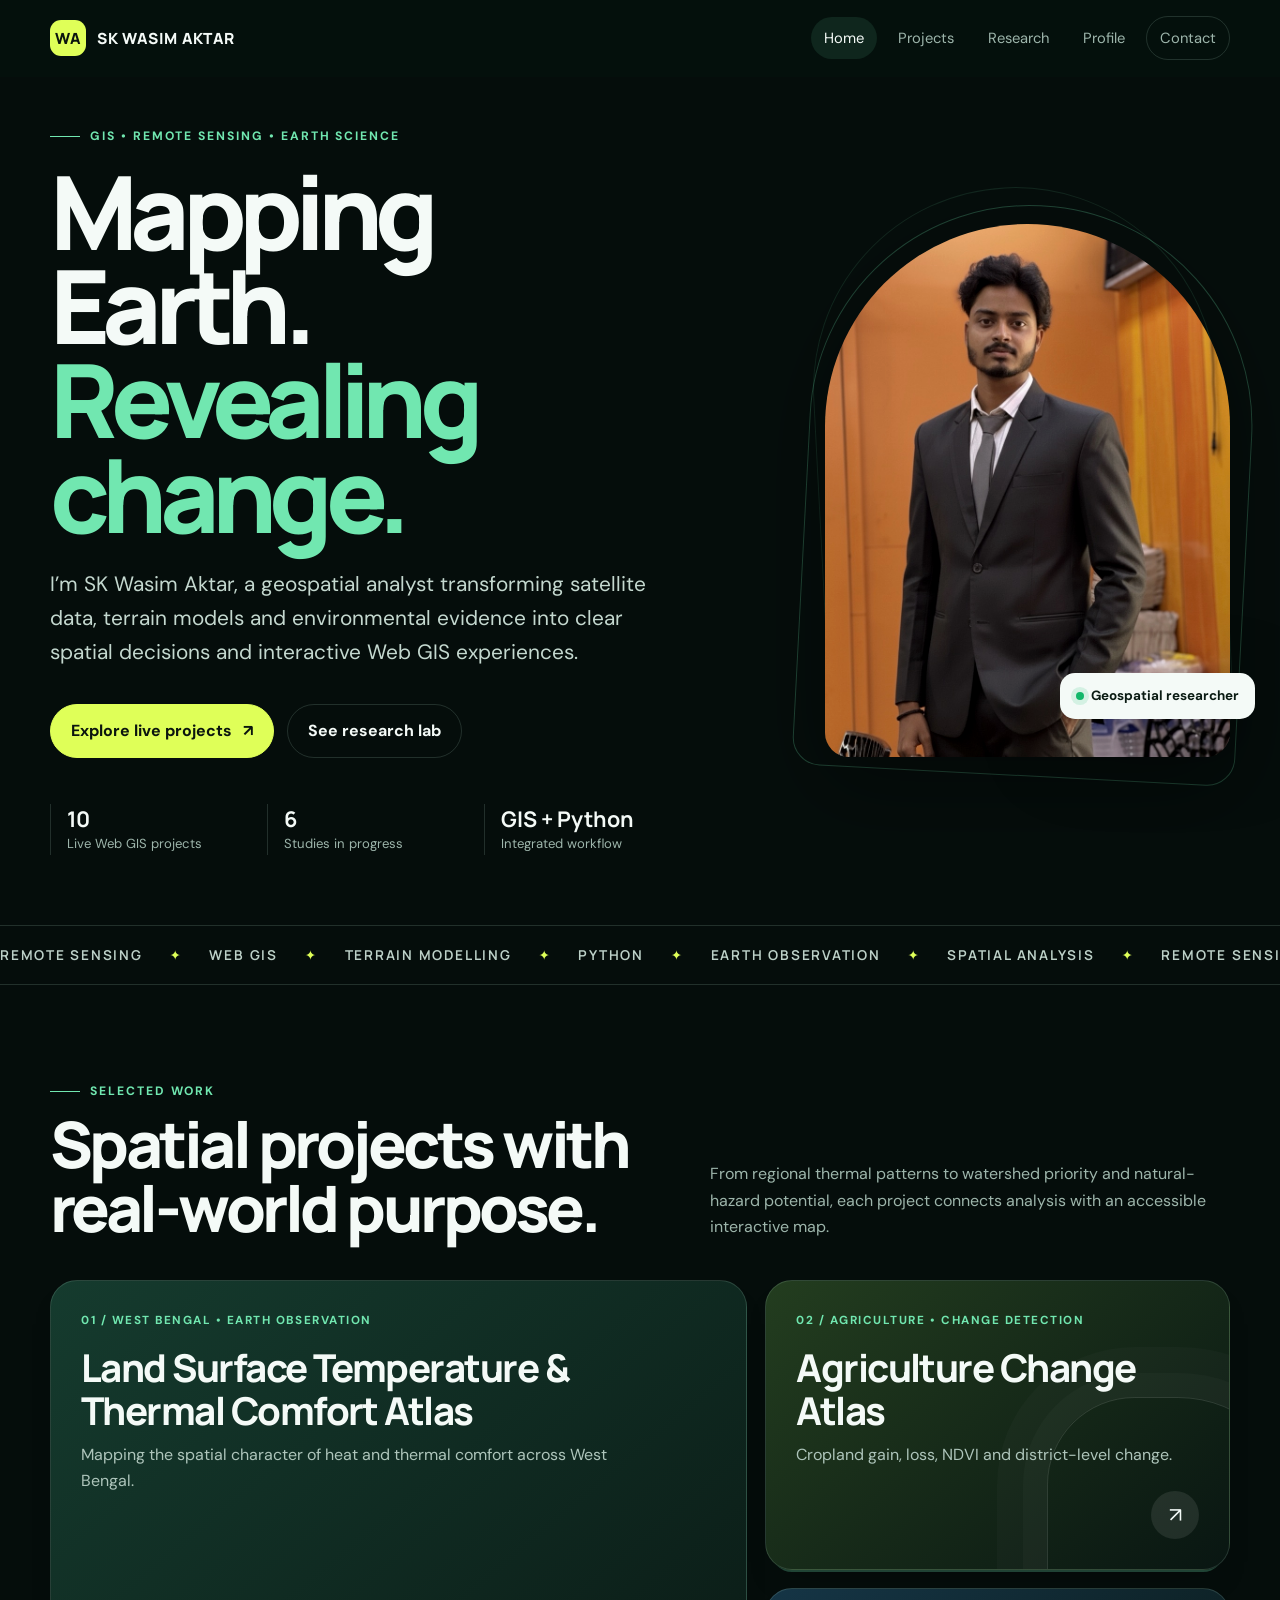
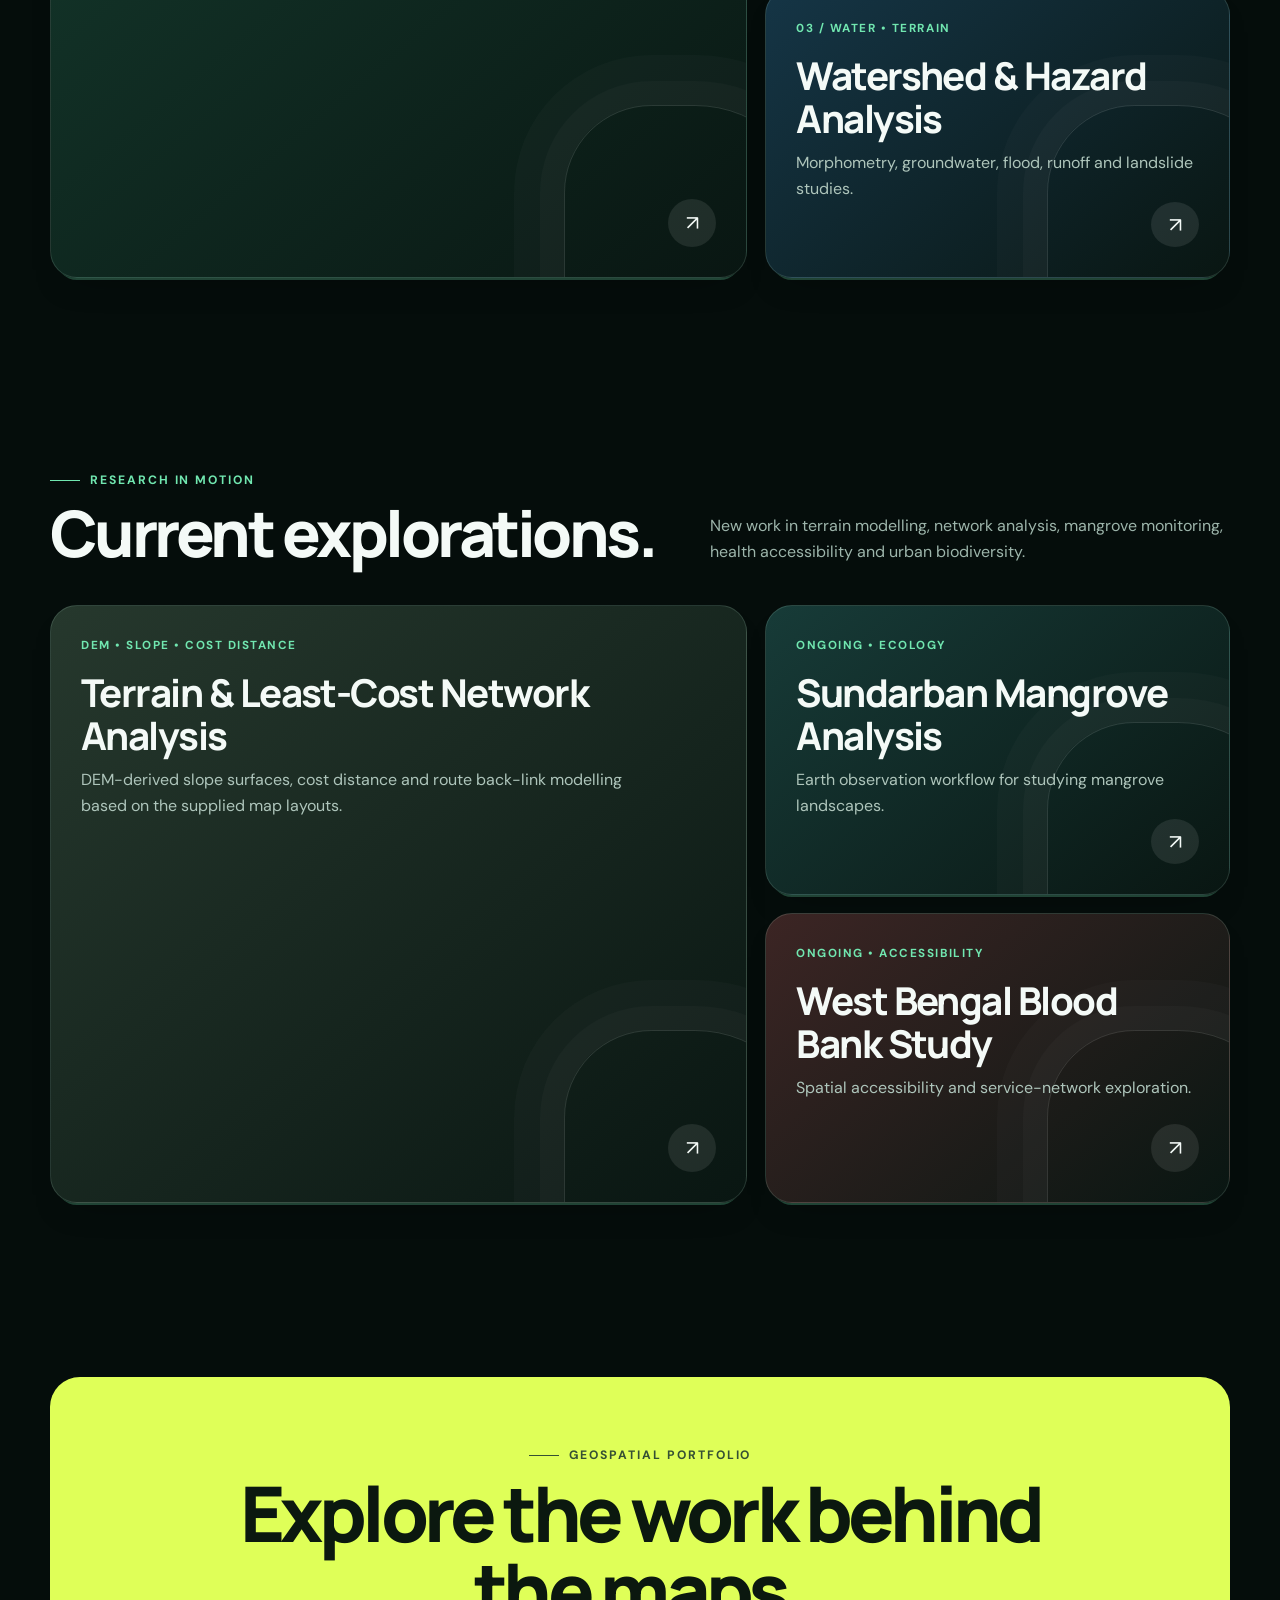
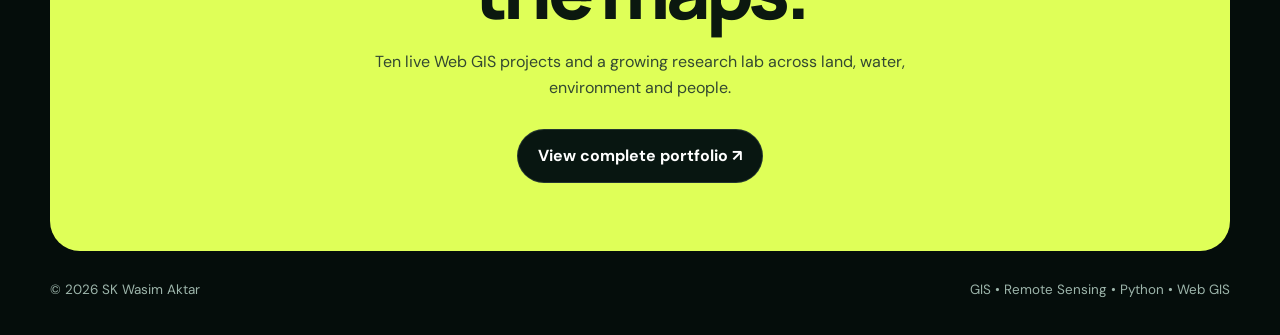
<file: index.html>
<!doctype html>
<html lang="en">
<head>
  <meta charset="UTF-8"><meta name="viewport" content="width=device-width,initial-scale=1">
  <meta name="description" content="SK Wasim Aktar - GIS, Remote Sensing and spatial data portfolio.">
  <meta name="theme-color" content="#050d0b"><title>SK Wasim Aktar | Geospatial Portfolio</title>
  <link rel="preconnect" href="https://fonts.googleapis.com"><link rel="preconnect" href="https://fonts.gstatic.com" crossorigin>
  <link href="https://fonts.googleapis.com/css2?family=DM+Sans:wght@400;500;600;700&family=Manrope:wght@500;600;700;800&display=swap" rel="stylesheet">
  <link rel="stylesheet" href="styles.css"><link rel="stylesheet" href="performance.css">
  <link rel="icon" type="image/svg+xml" href="data:image/svg+xml,%3Csvg xmlns='http://www.w3.org/2000/svg' viewBox='0 0 64 64'%3E%3Crect width='64' height='64' rx='15' fill='%23071411'/%3E%3Cpath d='M10 44 22 20l10 17 8-14 14 21' fill='none' stroke='%236de5ad' stroke-width='5' stroke-linecap='round'/%3E%3Ccircle cx='32' cy='37' r='4' fill='%23e6ff63'/%3E%3C/svg%3E">
</head>
<body>
  <div class="topo"></div><div class="noise"></div><div class="transition-screen"></div>
  <nav><div class="wrap nav-inner"><a class="brand" href="index.html" data-transition><span class="brand-mark">WA</span> SK WASIM AKTAR</a><button class="menu" aria-label="Toggle navigation">☰</button><div class="nav-links"><a class="active" href="index.html" data-transition>Home</a><a href="projects.html" data-transition>Projects</a><a href="lab.html" data-transition>Research</a><a href="about.html" data-transition>Profile</a><a class="nav-cta" href="contact.html" data-transition>Contact</a></div></div></nav>
  <main>
    <header class="hero"><div class="wrap hero-grid"><div><div class="eyebrow">GIS • Remote Sensing • Earth Science</div><h1>Mapping Earth.<br><em>Revealing change.</em></h1><p class="lead">I’m SK Wasim Aktar, a geospatial analyst transforming satellite data, terrain models and environmental evidence into clear spatial decisions and interactive Web GIS experiences.</p><div class="actions"><a class="btn primary" href="projects.html" data-transition>Explore live projects <span>↗</span></a><a class="btn" href="lab.html" data-transition>See research lab</a></div><div class="hero-stats"><div class="stat"><b>10</b>Live Web GIS projects</div><div class="stat"><b>6</b>Studies in progress</div><div class="stat"><b>GIS + Python</b>Integrated workflow</div></div></div><div class="portrait-shell"><img class="portrait" decoding="async" fetchpriority="high" src="assets/profile.jpeg" alt="Portrait of SK Wasim Aktar"><div class="portrait-label"><i></i>Geospatial researcher</div></div></div></header>
    <div class="marquee"><div class="marquee-track">REMOTE SENSING <span>✦</span> WEB GIS <span>✦</span> TERRAIN MODELLING <span>✦</span> PYTHON <span>✦</span> EARTH OBSERVATION <span>✦</span> SPATIAL ANALYSIS <span>✦</span> REMOTE SENSING <span>✦</span> WEB GIS <span>✦</span> TERRAIN MODELLING <span>✦</span> PYTHON <span>✦</span> EARTH OBSERVATION <span>✦</span> SPATIAL ANALYSIS <span>✦</span></div></div>
    <section><div class="wrap"><div class="section-head reveal"><div><div class="eyebrow">Selected work</div><h2>Spatial projects with<br>real-world purpose.</h2></div><p>From regional thermal patterns to watershed priority and natural-hazard potential, each project connects analysis with an accessible interactive map.</p></div>
      <div class="featured-grid">
        <a class="feature reveal" data-parallax href="projects.html" data-transition style="--tone:#153b2e"><div><div class="feature-meta">01 / WEST BENGAL • EARTH OBSERVATION</div><h3>Land Surface Temperature & Thermal Comfort Atlas</h3><p>Mapping the spatial character of heat and thermal comfort across West Bengal.</p></div><span class="feature-arrow">↗</span></a>
        <a class="feature reveal" data-parallax href="projects.html" data-transition style="--tone:#233d1f"><div><div class="feature-meta">02 / AGRICULTURE • CHANGE DETECTION</div><h3>Agriculture Change Atlas</h3><p>Cropland gain, loss, NDVI and district-level change.</p></div><span class="feature-arrow">↗</span></a>
        <a class="feature reveal" data-parallax href="projects.html" data-transition style="--tone:#153546"><div><div class="feature-meta">03 / WATER • TERRAIN</div><h3>Watershed & Hazard Analysis</h3><p>Morphometry, groundwater, flood, runoff and landslide studies.</p></div><span class="feature-arrow">↗</span></a>
      </div>
    </div></section>
    <section><div class="wrap"><div class="section-head reveal"><div><div class="eyebrow">Research in motion</div><h2>Current explorations.</h2></div><p>New work in terrain modelling, network analysis, mangrove monitoring, health accessibility and urban biodiversity.</p></div><div class="featured-grid">
      <a class="feature reveal" data-parallax href="lab.html" data-transition style="--tone:#26382d"><div><div class="feature-meta">DEM • SLOPE • COST DISTANCE</div><h3>Terrain & Least-Cost Network Analysis</h3><p>DEM-derived slope surfaces, cost distance and route back-link modelling based on the supplied map layouts.</p></div><span class="feature-arrow">↗</span></a>
      <a class="feature reveal" data-parallax href="lab.html" data-transition style="--tone:#173b38"><div><div class="feature-meta">ONGOING • ECOLOGY</div><h3>Sundarban Mangrove Analysis</h3><p>Earth observation workflow for studying mangrove landscapes.</p></div><span class="feature-arrow">↗</span></a>
      <a class="feature reveal" data-parallax href="lab.html" data-transition style="--tone:#3c2524"><div><div class="feature-meta">ONGOING • ACCESSIBILITY</div><h3>West Bengal Blood Bank Study</h3><p>Spatial accessibility and service-network exploration.</p></div><span class="feature-arrow">↗</span></a>
    </div></div></section>
  </main>
  <footer><div class="wrap"><div class="footer-card reveal"><div class="eyebrow" style="justify-content:center;color:#355033">Geospatial portfolio</div><h2>Explore the work behind the maps.</h2><p>Ten live Web GIS projects and a growing research lab across land, water, environment and people.</p><a class="btn" href="projects.html" data-transition>View complete portfolio ↗</a></div><div class="footer-bottom"><span>© <span data-year></span> SK Wasim Aktar</span><span>GIS • Remote Sensing • Python • Web GIS</span></div></div></footer>
  <script src="app.js"></script>
</body></html>
</file>
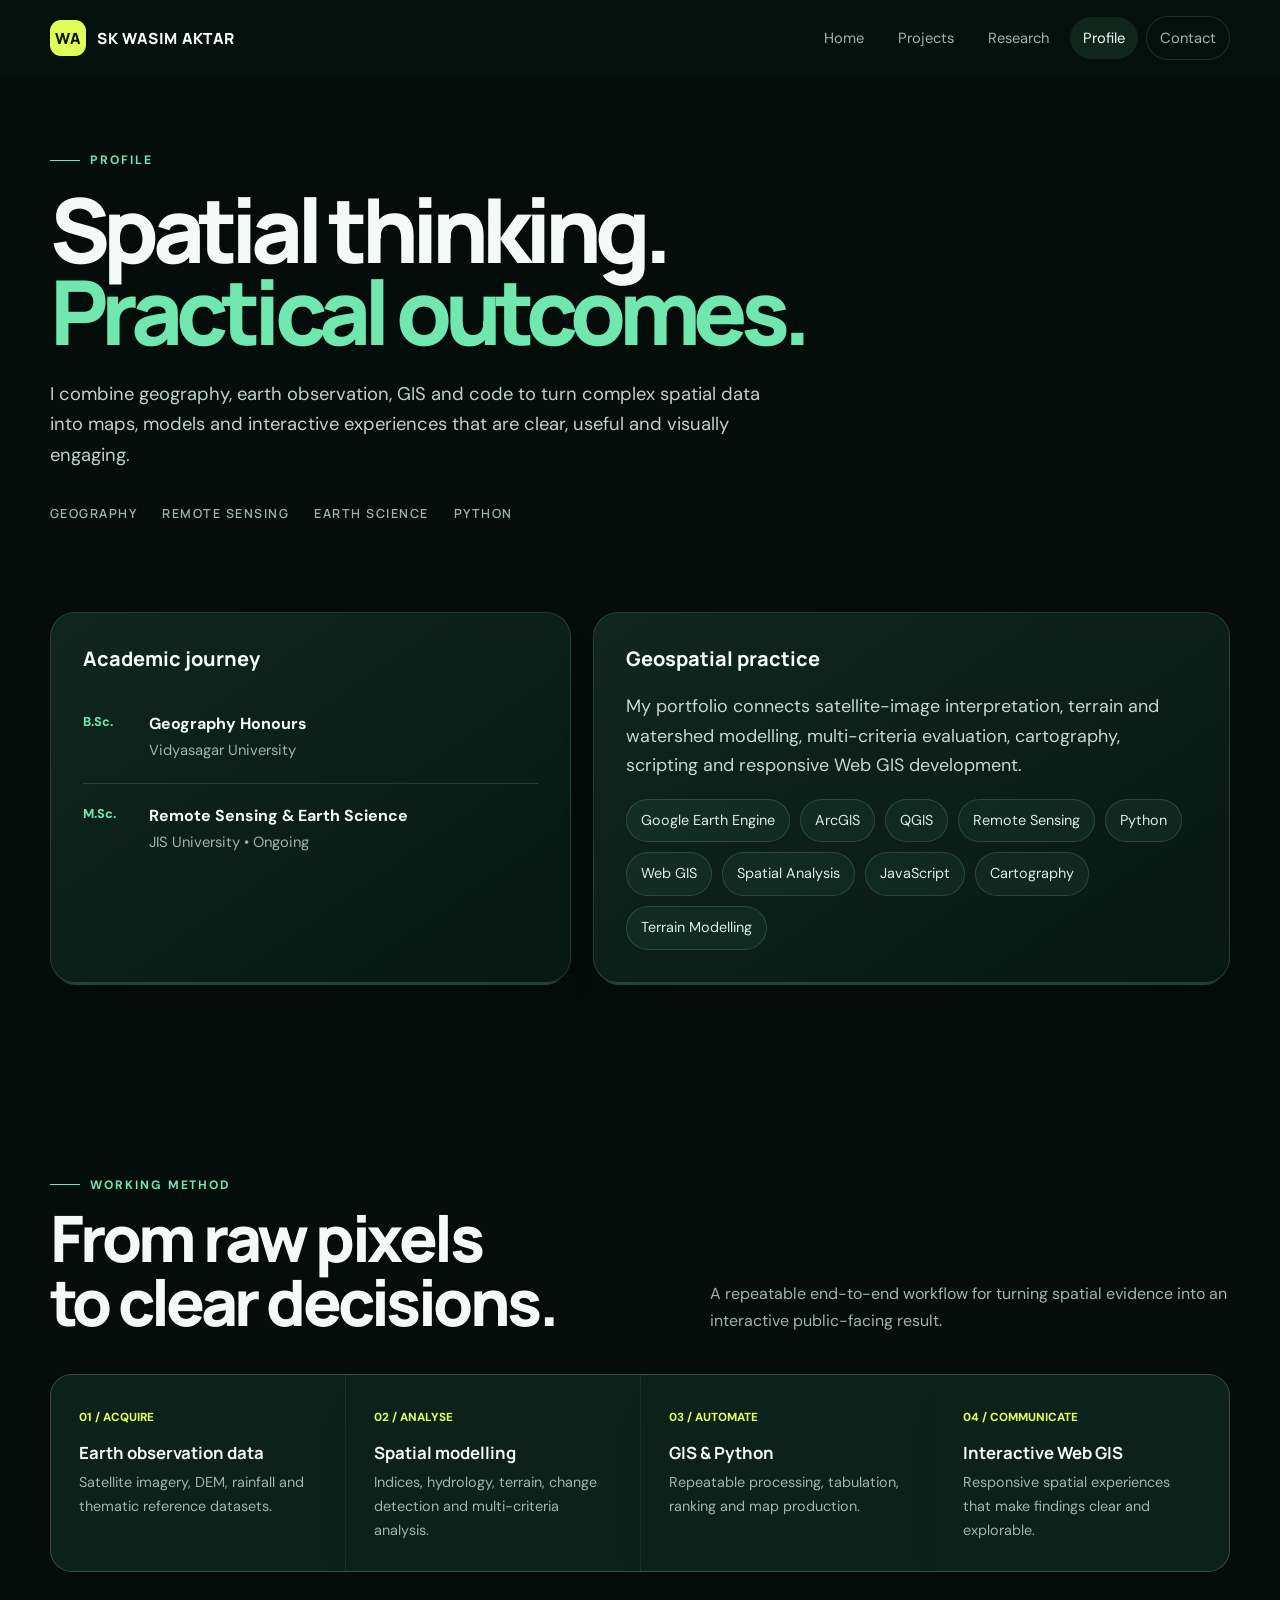
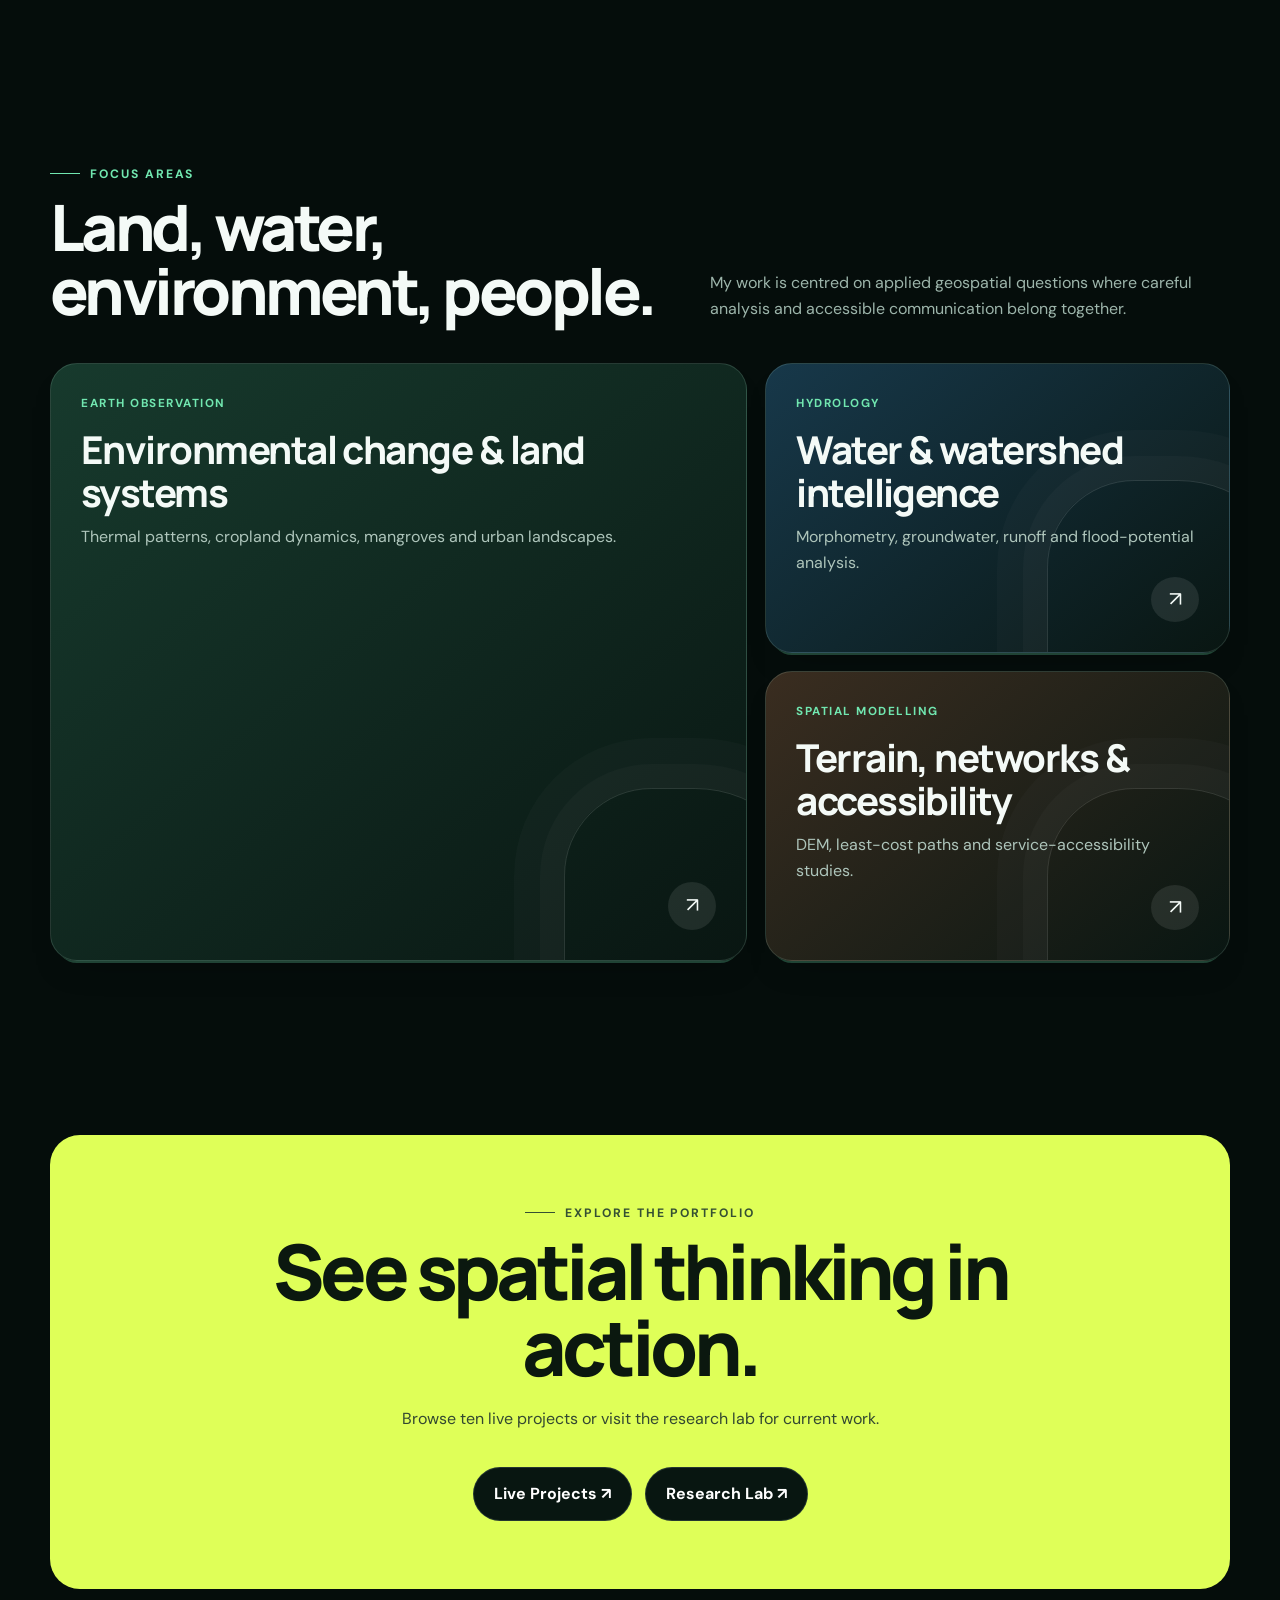
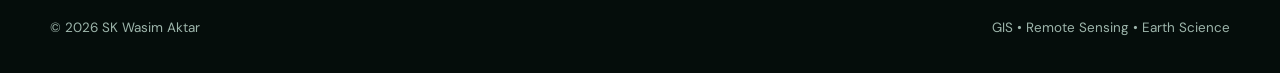
<file: about.html>
<!doctype html><html lang="en"><head><meta charset="UTF-8"><meta name="viewport" content="width=device-width,initial-scale=1"><meta name="description" content="Profile, education and geospatial skills of SK Wasim Aktar."><meta name="theme-color" content="#050d0b"><title>Profile | SK Wasim Aktar</title><link rel="preconnect" href="https://fonts.googleapis.com"><link rel="preconnect" href="https://fonts.gstatic.com" crossorigin><link href="https://fonts.googleapis.com/css2?family=DM+Sans:wght@400;500;600;700&family=Manrope:wght@500;600;700;800&display=swap" rel="stylesheet"><link rel="stylesheet" href="styles.css"><link rel="stylesheet" href="performance.css"></head>
<body><div class="topo"></div><div class="noise"></div><div class="transition-screen"></div>
<nav><div class="wrap nav-inner"><a class="brand" href="index.html" data-transition><span class="brand-mark">WA</span> SK WASIM AKTAR</a><button class="menu" aria-label="Toggle navigation">☰</button><div class="nav-links"><a href="index.html" data-transition>Home</a><a href="projects.html" data-transition>Projects</a><a href="lab.html" data-transition>Research</a><a class="active" href="about.html" data-transition>Profile</a><a class="nav-cta" href="contact.html" data-transition>Contact</a></div></div></nav>
<main><header class="page-hero"><div class="wrap"><div class="eyebrow">Profile</div><h1>Spatial thinking.<br><span style="color:var(--mint)">Practical outcomes.</span></h1><p>I combine geography, earth observation, GIS and code to turn complex spatial data into maps, models and interactive experiences that are clear, useful and visually engaging.</p><div class="coord-line"><span>GEOGRAPHY</span><span>REMOTE SENSING</span><span>EARTH SCIENCE</span><span>PYTHON</span></div></div></header>
<section style="padding-top:35px"><div class="wrap"><div class="about-grid">
  <article class="panel reveal"><h3>Academic journey</h3><div class="edu"><div class="year">B.Sc.</div><div><strong>Geography Honours</strong><span>Vidyasagar University</span></div></div><div class="edu"><div class="year">M.Sc.</div><div><strong>Remote Sensing & Earth Science</strong><span>JIS University • Ongoing</span></div></div></article>
  <article class="panel reveal"><h3>Geospatial practice</h3><p style="font-size:1.12rem;color:#c5d8d0;margin-top:0">My portfolio connects satellite-image interpretation, terrain and watershed modelling, multi-criteria evaluation, cartography, scripting and responsive Web GIS development.</p><div class="skills"><span class="chip">Google Earth Engine</span><span class="chip">ArcGIS</span><span class="chip">QGIS</span><span class="chip">Remote Sensing</span><span class="chip">Python</span><span class="chip">Web GIS</span><span class="chip">Spatial Analysis</span><span class="chip">JavaScript</span><span class="chip">Cartography</span><span class="chip">Terrain Modelling</span></div></article>
</div></div></section>
<section><div class="wrap"><div class="section-head reveal"><div><div class="eyebrow">Working method</div><h2>From raw pixels<br>to clear decisions.</h2></div><p>A repeatable end-to-end workflow for turning spatial evidence into an interactive public-facing result.</p></div><div class="workflow reveal"><div class="step"><span class="step-no">01 / ACQUIRE</span><b>Earth observation data</b><p>Satellite imagery, DEM, rainfall and thematic reference datasets.</p></div><div class="step"><span class="step-no">02 / ANALYSE</span><b>Spatial modelling</b><p>Indices, hydrology, terrain, change detection and multi-criteria analysis.</p></div><div class="step"><span class="step-no">03 / AUTOMATE</span><b>GIS & Python</b><p>Repeatable processing, tabulation, ranking and map production.</p></div><div class="step"><span class="step-no">04 / COMMUNICATE</span><b>Interactive Web GIS</b><p>Responsive spatial experiences that make findings clear and explorable.</p></div></div></div></section>
<section><div class="wrap"><div class="section-head reveal"><div><div class="eyebrow">Focus areas</div><h2>Land, water,<br>environment, people.</h2></div><p>My work is centred on applied geospatial questions where careful analysis and accessible communication belong together.</p></div><div class="featured-grid"><a class="feature reveal" data-parallax href="projects.html" data-transition style="--tone:#173a2d"><div><div class="feature-meta">EARTH OBSERVATION</div><h3>Environmental change & land systems</h3><p>Thermal patterns, cropland dynamics, mangroves and urban landscapes.</p></div><span class="feature-arrow">↗</span></a><a class="feature reveal" data-parallax href="projects.html" data-transition style="--tone:#17384a"><div><div class="feature-meta">HYDROLOGY</div><h3>Water & watershed intelligence</h3><p>Morphometry, groundwater, runoff and flood-potential analysis.</p></div><span class="feature-arrow">↗</span></a><a class="feature reveal" data-parallax href="lab.html" data-transition style="--tone:#3a2d20"><div><div class="feature-meta">SPATIAL MODELLING</div><h3>Terrain, networks & accessibility</h3><p>DEM, least-cost paths and service-accessibility studies.</p></div><span class="feature-arrow">↗</span></a></div></div></section></main>
<footer><div class="wrap"><div class="footer-card reveal"><div class="eyebrow" style="justify-content:center;color:#355033">Explore the portfolio</div><h2>See spatial thinking in action.</h2><p>Browse ten live projects or visit the research lab for current work.</p><div class="actions" style="justify-content:center"><a class="btn" href="projects.html" data-transition>Live Projects ↗</a><a class="btn" href="lab.html" data-transition>Research Lab ↗</a></div></div><div class="footer-bottom"><span>© <span data-year></span> SK Wasim Aktar</span><span>GIS • Remote Sensing • Earth Science</span></div></div></footer><script src="app.js"></script></body></html>
</file>
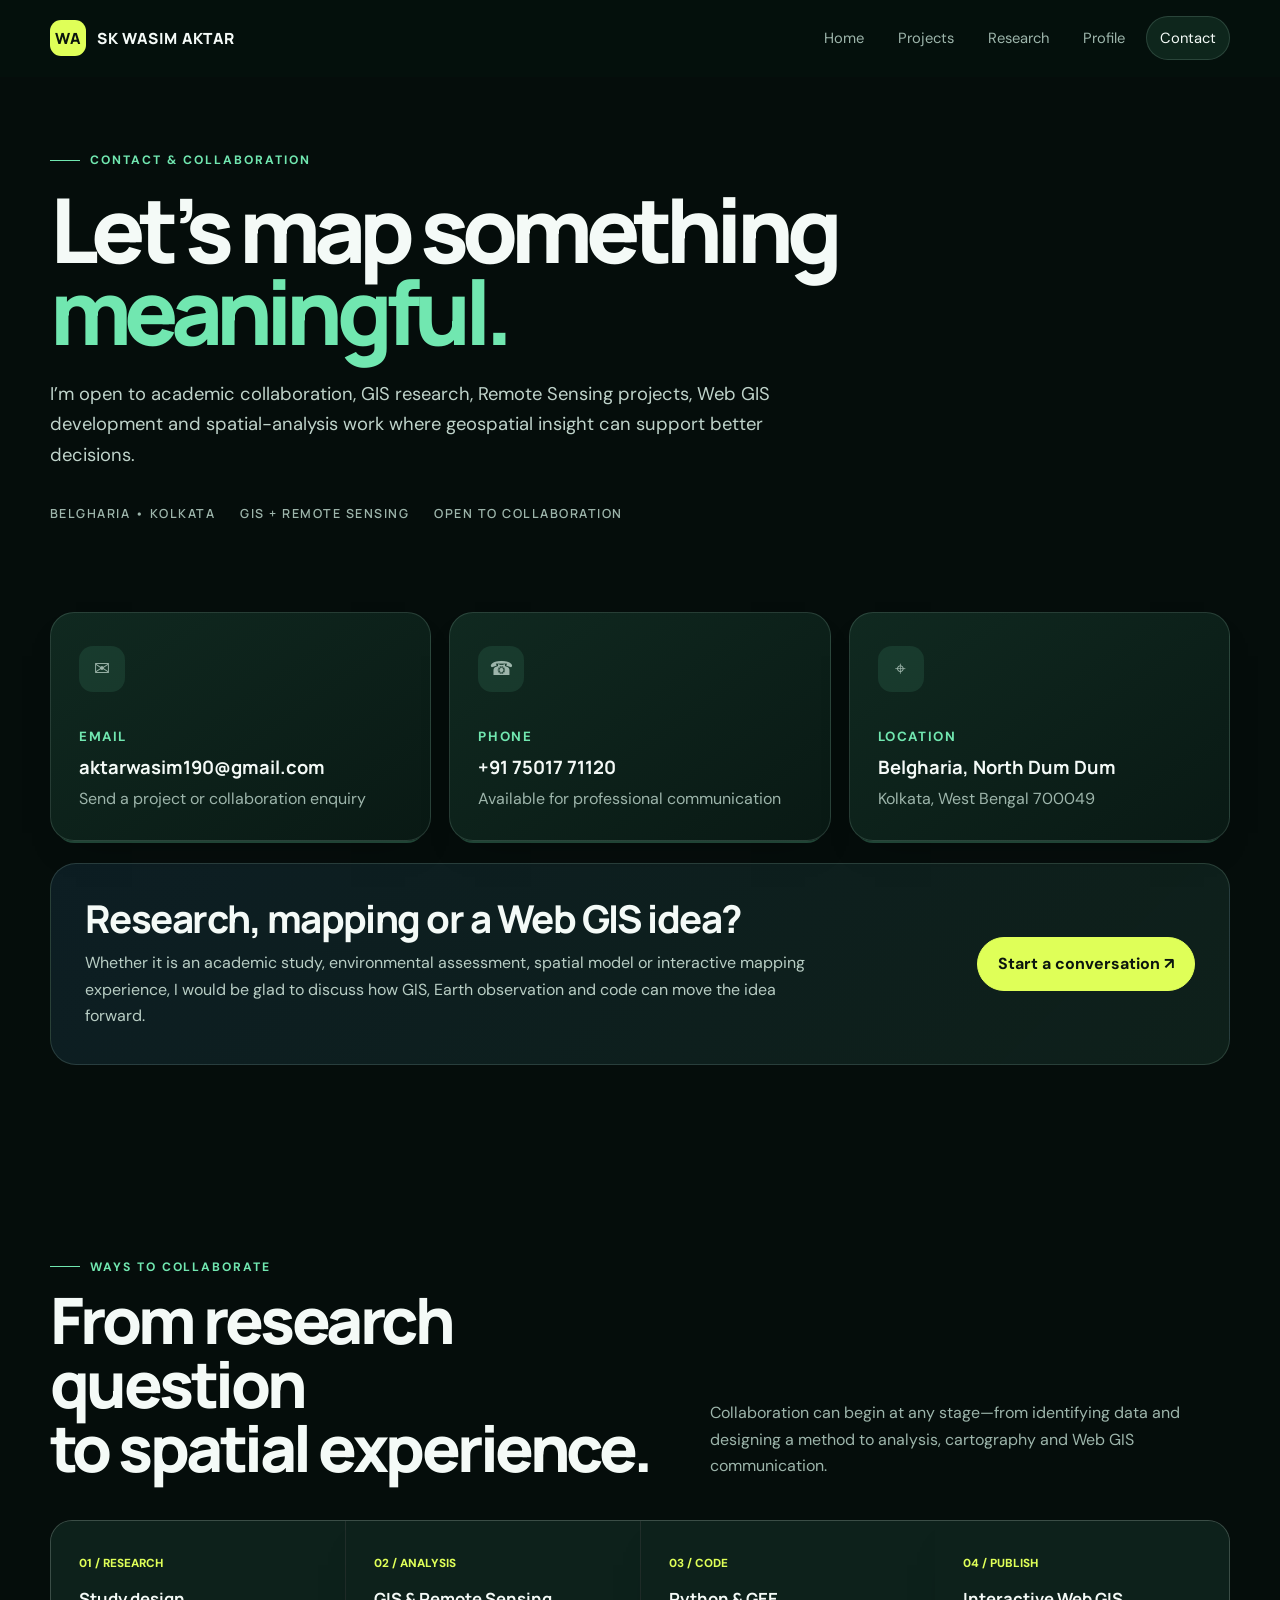
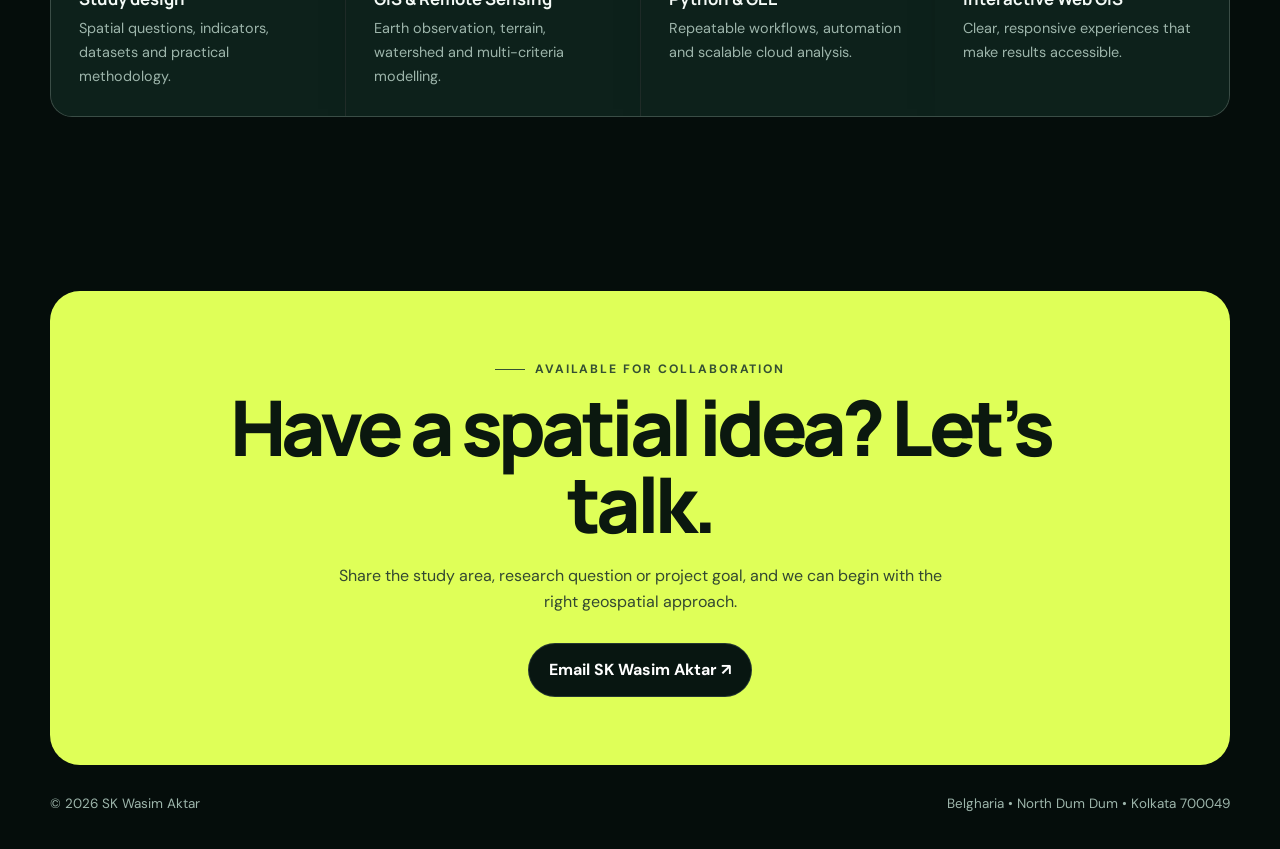
<file: contact.html>
<!doctype html><html lang="en"><head><meta charset="UTF-8"><meta name="viewport" content="width=device-width,initial-scale=1"><meta name="description" content="Contact SK Wasim Aktar for GIS, Remote Sensing and Web GIS collaboration."><meta name="theme-color" content="#050d0b"><title>Contact & Collaboration | SK Wasim Aktar</title><link rel="preconnect" href="https://fonts.googleapis.com"><link rel="preconnect" href="https://fonts.gstatic.com" crossorigin><link href="https://fonts.googleapis.com/css2?family=DM+Sans:wght@400;500;600;700&family=Manrope:wght@500;600;700;800&display=swap" rel="stylesheet"><link rel="stylesheet" href="styles.css"><link rel="stylesheet" href="performance.css"></head>
<body><div class="topo"></div><div class="noise"></div><div class="transition-screen"></div>
<nav><div class="wrap nav-inner"><a class="brand" href="index.html" data-transition><span class="brand-mark">WA</span> SK WASIM AKTAR</a><button class="menu" aria-label="Toggle navigation">☰</button><div class="nav-links"><a href="index.html" data-transition>Home</a><a href="projects.html" data-transition>Projects</a><a href="lab.html" data-transition>Research</a><a href="about.html" data-transition>Profile</a><a class="active nav-cta" href="contact.html" data-transition>Contact</a></div></div></nav>
<main><header class="page-hero"><div class="wrap"><div class="eyebrow">Contact & collaboration</div><h1>Let’s map something<br><span style="color:var(--mint)">meaningful.</span></h1><p>I’m open to academic collaboration, GIS research, Remote Sensing projects, Web GIS development and spatial-analysis work where geospatial insight can support better decisions.</p><div class="coord-line"><span>BELGHARIA • KOLKATA</span><span>GIS + REMOTE SENSING</span><span>OPEN TO COLLABORATION</span></div></div></header>
<section style="padding-top:35px"><div class="wrap"><div class="contact-grid">
  <a class="contact-card reveal" href="mailto:aktarwasim190@gmail.com"><span class="contact-icon">✉</span><small>Email</small><strong>aktarwasim190@gmail.com</strong><span>Send a project or collaboration enquiry</span></a>
  <a class="contact-card reveal" href="tel:+917501771120"><span class="contact-icon">☎</span><small>Phone</small><strong>+91 75017 71120</strong><span>Available for professional communication</span></a>
  <a class="contact-card reveal" href="https://www.google.com/maps/search/?api=1&query=Belgharia%2C+North+Dum+Dum%2C+Kolkata+700049" target="_blank" rel="noopener"><span class="contact-icon">⌖</span><small>Location</small><strong>Belgharia, North Dum Dum</strong><span>Kolkata, West Bengal 700049</span></a>
</div>
<div class="collab reveal"><div><h3>Research, mapping or a Web GIS idea?</h3><p>Whether it is an academic study, environmental assessment, spatial model or interactive mapping experience, I would be glad to discuss how GIS, Earth observation and code can move the idea forward.</p></div><a class="btn primary" href="mailto:aktarwasim190@gmail.com?subject=GIS%20Collaboration%20Enquiry">Start a conversation ↗</a></div>
</div></section>
<section><div class="wrap"><div class="section-head reveal"><div><div class="eyebrow">Ways to collaborate</div><h2>From research question<br>to spatial experience.</h2></div><p>Collaboration can begin at any stage—from identifying data and designing a method to analysis, cartography and Web GIS communication.</p></div><div class="workflow reveal"><div class="step"><span class="step-no">01 / RESEARCH</span><b>Study design</b><p>Spatial questions, indicators, datasets and practical methodology.</p></div><div class="step"><span class="step-no">02 / ANALYSIS</span><b>GIS & Remote Sensing</b><p>Earth observation, terrain, watershed and multi-criteria modelling.</p></div><div class="step"><span class="step-no">03 / CODE</span><b>Python & GEE</b><p>Repeatable workflows, automation and scalable cloud analysis.</p></div><div class="step"><span class="step-no">04 / PUBLISH</span><b>Interactive Web GIS</b><p>Clear, responsive experiences that make results accessible.</p></div></div></div></section></main>
<footer><div class="wrap"><div class="footer-card reveal"><div class="eyebrow" style="justify-content:center;color:#355033">Available for collaboration</div><h2>Have a spatial idea? Let’s talk.</h2><p>Share the study area, research question or project goal, and we can begin with the right geospatial approach.</p><a class="btn" href="mailto:aktarwasim190@gmail.com?subject=GIS%20Collaboration%20Enquiry">Email SK Wasim Aktar ↗</a></div><div class="footer-bottom"><span>© <span data-year></span> SK Wasim Aktar</span><span>Belgharia • North Dum Dum • Kolkata 700049</span></div></div></footer><script src="app.js"></script></body></html>
</file>
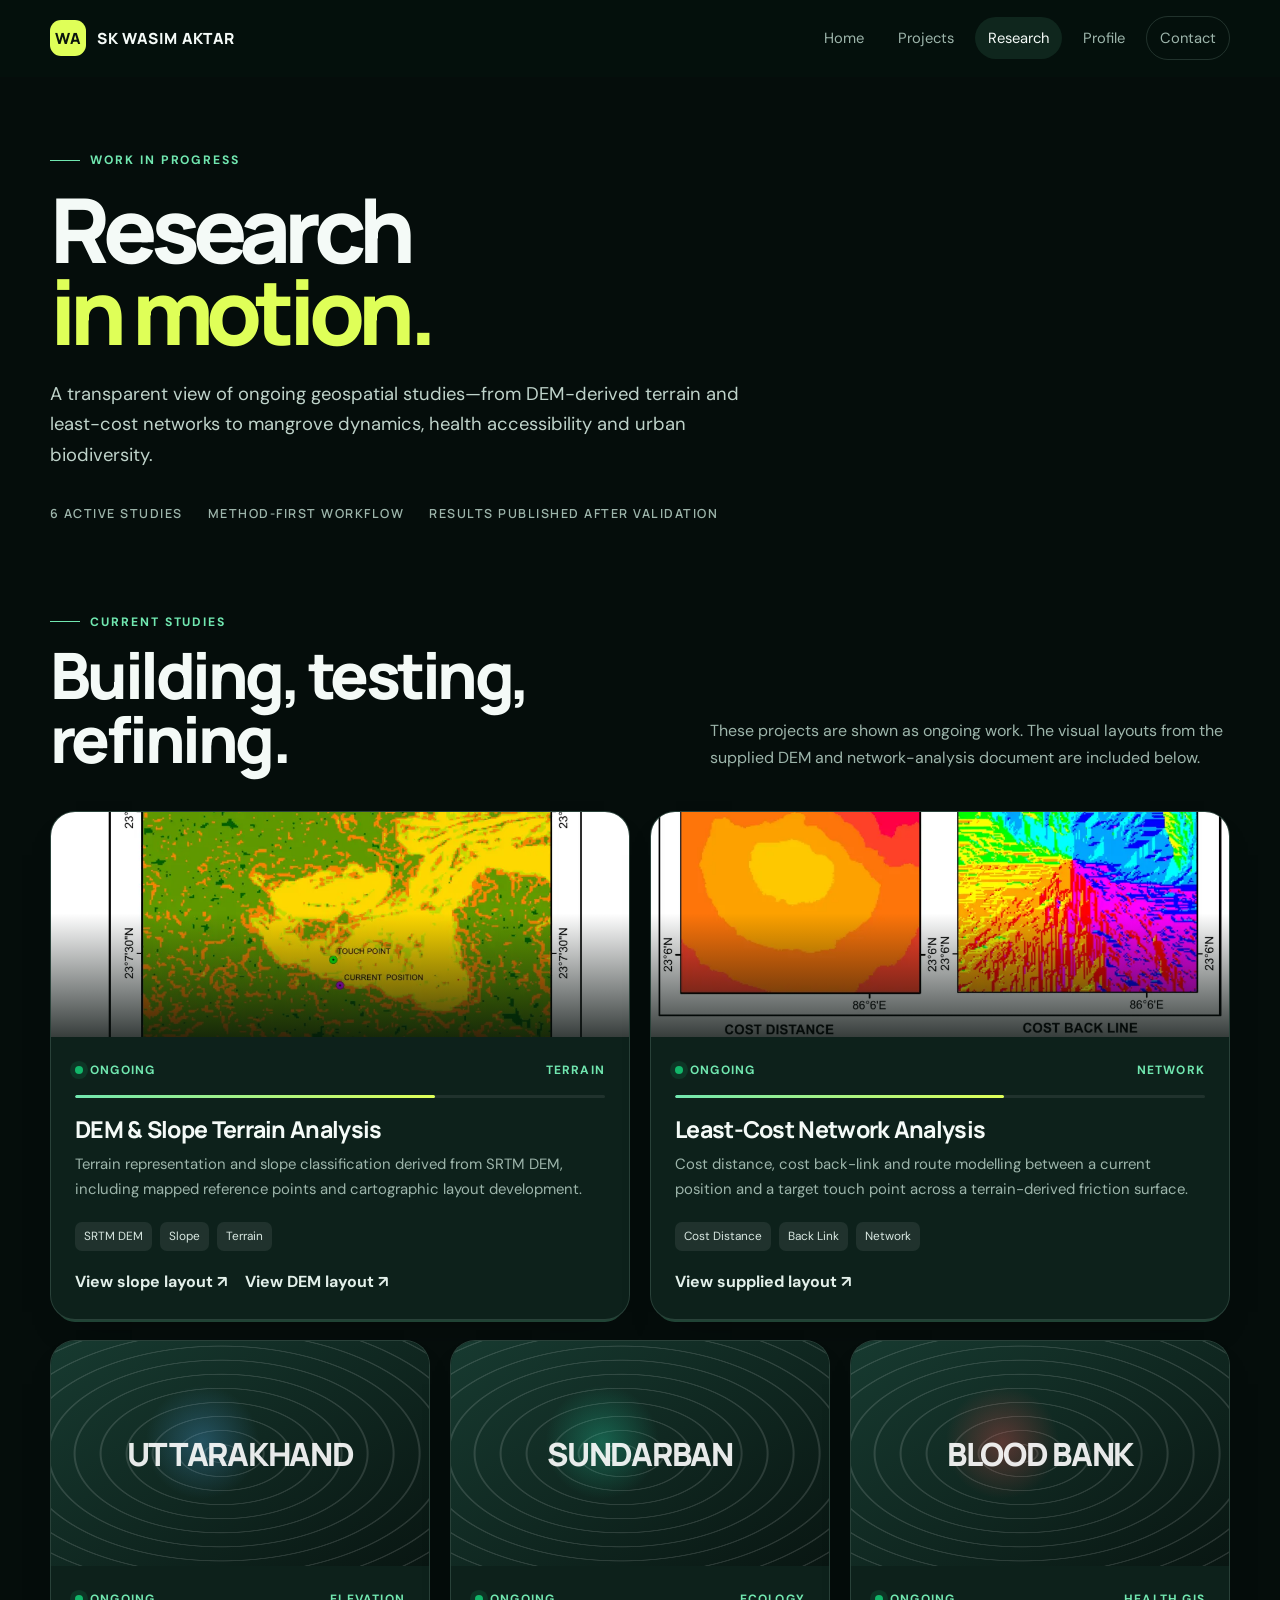
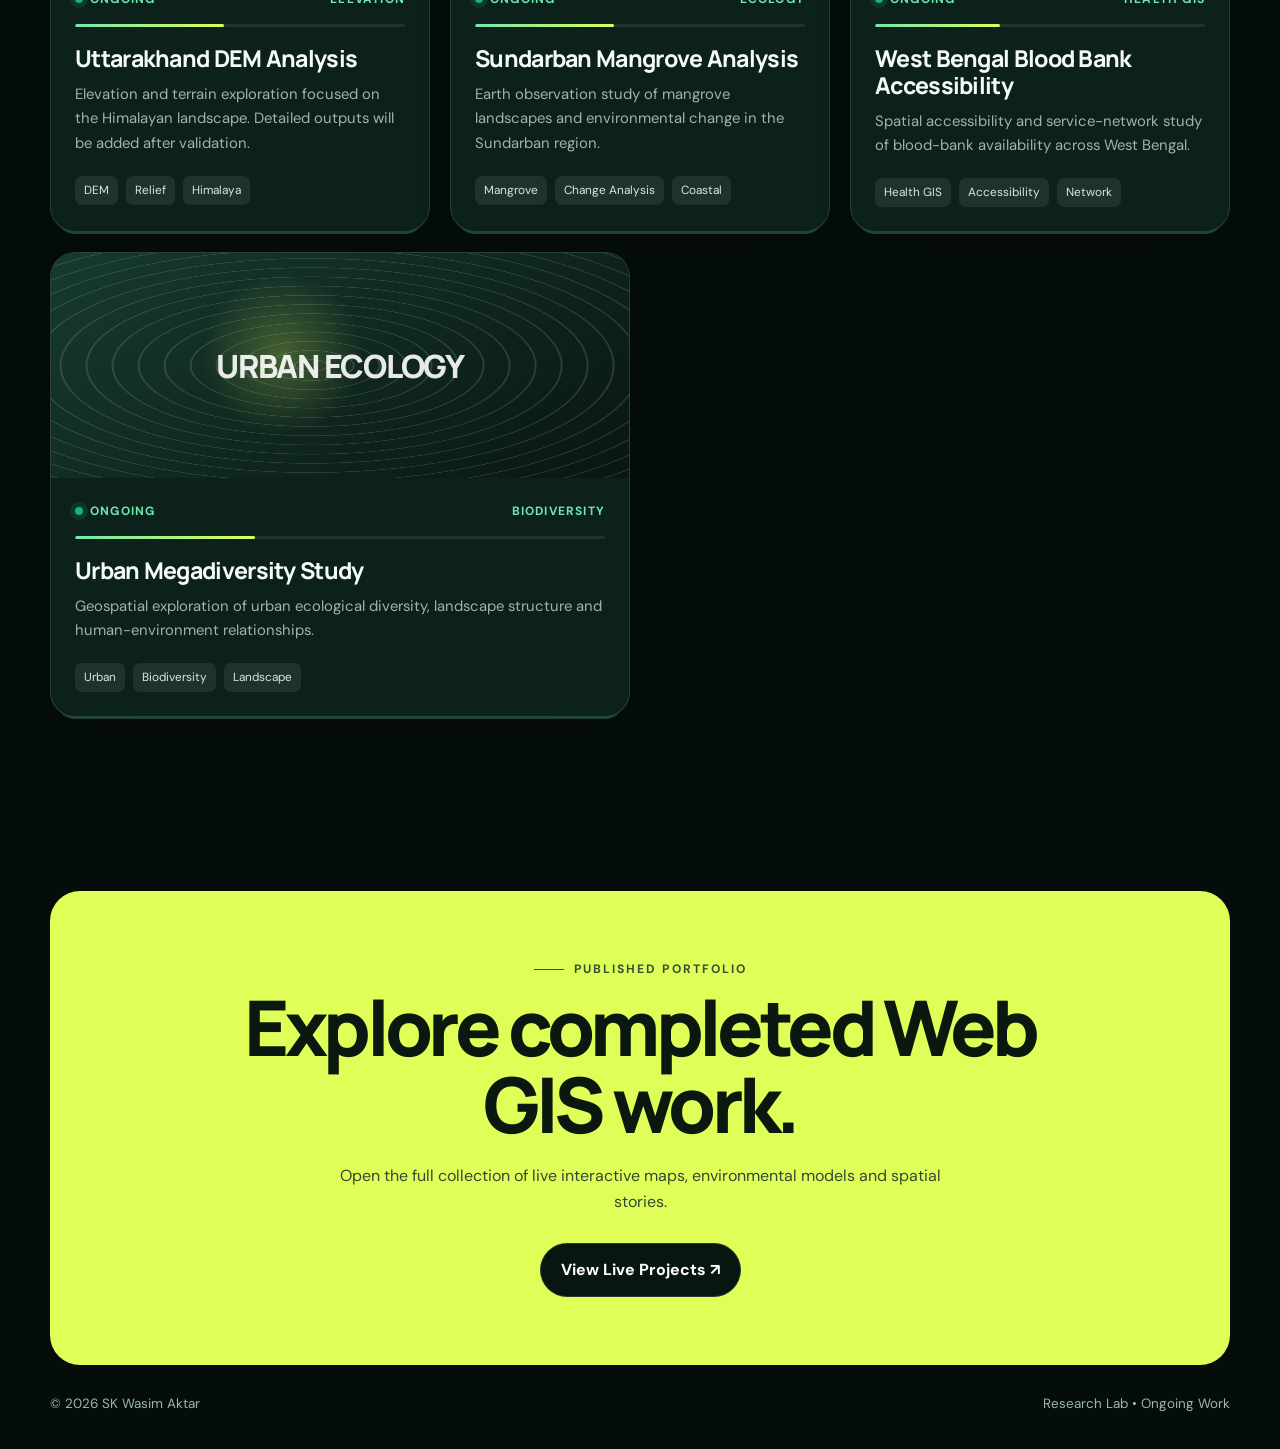
<file: lab.html>
<!doctype html><html lang="en"><head><meta charset="UTF-8"><meta name="viewport" content="width=device-width,initial-scale=1"><meta name="description" content="Ongoing GIS and Remote Sensing research by SK Wasim Aktar."><meta name="theme-color" content="#050d0b"><title>Research Lab | SK Wasim Aktar</title><link rel="preconnect" href="https://fonts.googleapis.com"><link rel="preconnect" href="https://fonts.gstatic.com" crossorigin><link href="https://fonts.googleapis.com/css2?family=DM+Sans:wght@400;500;600;700&family=Manrope:wght@500;600;700;800&display=swap" rel="stylesheet"><link rel="stylesheet" href="styles.css"><link rel="stylesheet" href="performance.css"></head>
<body><div class="topo"></div><div class="noise"></div><div class="transition-screen"></div>
<nav><div class="wrap nav-inner"><a class="brand" href="index.html" data-transition><span class="brand-mark">WA</span> SK WASIM AKTAR</a><button class="menu" aria-label="Toggle navigation">☰</button><div class="nav-links"><a href="index.html" data-transition>Home</a><a href="projects.html" data-transition>Projects</a><a class="active" href="lab.html" data-transition>Research</a><a href="about.html" data-transition>Profile</a><a class="nav-cta" href="contact.html" data-transition>Contact</a></div></div></nav>
<main><header class="page-hero"><div class="wrap"><div class="eyebrow">Work in progress</div><h1>Research<br><span style="color:var(--acid)">in motion.</span></h1><p>A transparent view of ongoing geospatial studies—from DEM-derived terrain and least-cost networks to mangrove dynamics, health accessibility and urban biodiversity.</p><div class="coord-line"><span>6 ACTIVE STUDIES</span><span>METHOD-FIRST WORKFLOW</span><span>RESULTS PUBLISHED AFTER VALIDATION</span></div></div></header>
<section style="padding-top:35px"><div class="wrap"><div class="section-head reveal"><div><div class="eyebrow">Current studies</div><h2>Building, testing,<br>refining.</h2></div><p>These projects are shown as ongoing work. The visual layouts from the supplied DEM and network-analysis document are included below.</p></div>
<div class="lab-grid">
  <article class="lab-card wide reveal" data-parallax><button class="lab-media" style="border:0;padding:0;cursor:zoom-in" data-modal-image="assets/slope-layout.webp" data-modal-alt="DEM-derived slope classification map layout"><img loading="lazy" decoding="async" src="assets/slope-layout.webp" alt="DEM-derived slope classification map layout"></button><div class="lab-body"><div class="status"><span><i class="status-dot"></i>Ongoing</span><span>Terrain</span></div><div class="progress" style="--p:68%"><i></i></div><h3>DEM & Slope Terrain Analysis</h3><p>Terrain representation and slope classification derived from SRTM DEM, including mapped reference points and cartographic layout development.</p><div class="tags"><span class="tag">SRTM DEM</span><span class="tag">Slope</span><span class="tag">Terrain</span></div><div style="display:flex;gap:18px;flex-wrap:wrap;margin-top:auto"><button class="lab-action" style="border:0;background:none;padding:18px 0 0;text-align:left;cursor:pointer" data-modal-image="assets/slope-layout.webp" data-modal-alt="DEM-derived slope classification map layout">View slope layout ↗</button><button class="lab-action" style="border:0;background:none;padding:18px 0 0;text-align:left;cursor:pointer" data-modal-image="assets/dem-layout.webp" data-modal-alt="Digital elevation model base layout">View DEM layout ↗</button></div></div></article>
  <article class="lab-card wide reveal" data-parallax><button class="lab-media" style="border:0;padding:0;cursor:zoom-in" data-modal-image="assets/network-layout.webp" data-modal-alt="Cost distance and least-cost network analysis map layout"><img loading="lazy" decoding="async" src="assets/network-layout.webp" alt="Cost distance and least-cost network analysis map layout"></button><div class="lab-body"><div class="status"><span><i class="status-dot"></i>Ongoing</span><span>Network</span></div><div class="progress" style="--p:62%"><i></i></div><h3>Least-Cost Network Analysis</h3><p>Cost distance, cost back-link and route modelling between a current position and a target touch point across a terrain-derived friction surface.</p><div class="tags"><span class="tag">Cost Distance</span><span class="tag">Back Link</span><span class="tag">Network</span></div><button class="lab-action" style="border:0;background:none;padding:18px 0 0;text-align:left;cursor:pointer" data-modal-image="assets/network-layout.webp" data-modal-alt="Cost distance and least-cost network analysis map layout">View supplied layout ↗</button></div></article>
  <article class="lab-card reveal" data-parallax><div class="placeholder-visual" style="--glow:rgba(85,183,255,.28)"><b>UTTARAKHAND</b></div><div class="lab-body"><div class="status"><span><i class="status-dot"></i>Ongoing</span><span>Elevation</span></div><div class="progress" style="--p:45%"><i></i></div><h3>Uttarakhand DEM Analysis</h3><p>Elevation and terrain exploration focused on the Himalayan landscape. Detailed outputs will be added after validation.</p><div class="tags"><span class="tag">DEM</span><span class="tag">Relief</span><span class="tag">Himalaya</span></div></div></article>
  <article class="lab-card reveal" data-parallax><div class="placeholder-visual" style="--glow:rgba(38,225,176,.3)"><b>SUNDARBAN</b></div><div class="lab-body"><div class="status"><span><i class="status-dot"></i>Ongoing</span><span>Ecology</span></div><div class="progress" style="--p:42%"><i></i></div><h3>Sundarban Mangrove Analysis</h3><p>Earth observation study of mangrove landscapes and environmental change in the Sundarban region.</p><div class="tags"><span class="tag">Mangrove</span><span class="tag">Change Analysis</span><span class="tag">Coastal</span></div></div></article>
  <article class="lab-card reveal" data-parallax><div class="placeholder-visual" style="--glow:rgba(255,84,84,.3)"><b>BLOOD BANK</b></div><div class="lab-body"><div class="status"><span><i class="status-dot"></i>Ongoing</span><span>Health GIS</span></div><div class="progress" style="--p:38%"><i></i></div><h3>West Bengal Blood Bank Accessibility</h3><p>Spatial accessibility and service-network study of blood-bank availability across West Bengal.</p><div class="tags"><span class="tag">Health GIS</span><span class="tag">Accessibility</span><span class="tag">Network</span></div></div></article>
  <article class="lab-card wide reveal" data-parallax><div class="placeholder-visual" style="--glow:rgba(223,255,88,.25)"><b>URBAN ECOLOGY</b></div><div class="lab-body"><div class="status"><span><i class="status-dot"></i>Ongoing</span><span>Biodiversity</span></div><div class="progress" style="--p:34%"><i></i></div><h3>Urban Megadiversity Study</h3><p>Geospatial exploration of urban ecological diversity, landscape structure and human-environment relationships.</p><div class="tags"><span class="tag">Urban</span><span class="tag">Biodiversity</span><span class="tag">Landscape</span></div></div></article>
</div></div></section></main>
<div class="modal" role="dialog" aria-modal="true" aria-label="Map layout preview"><button class="modal-close" aria-label="Close preview">×</button><img loading="lazy" decoding="async" src="assets/slope-layout.webp" alt="Map layout preview"></div>
<footer><div class="wrap"><div class="footer-card reveal"><div class="eyebrow" style="justify-content:center;color:#355033">Published portfolio</div><h2>Explore completed Web GIS work.</h2><p>Open the full collection of live interactive maps, environmental models and spatial stories.</p><a class="btn" href="projects.html" data-transition>View Live Projects ↗</a></div><div class="footer-bottom"><span>© <span data-year></span> SK Wasim Aktar</span><span>Research Lab • Ongoing Work</span></div></div></footer><script src="app.js"></script></body></html>
</file>
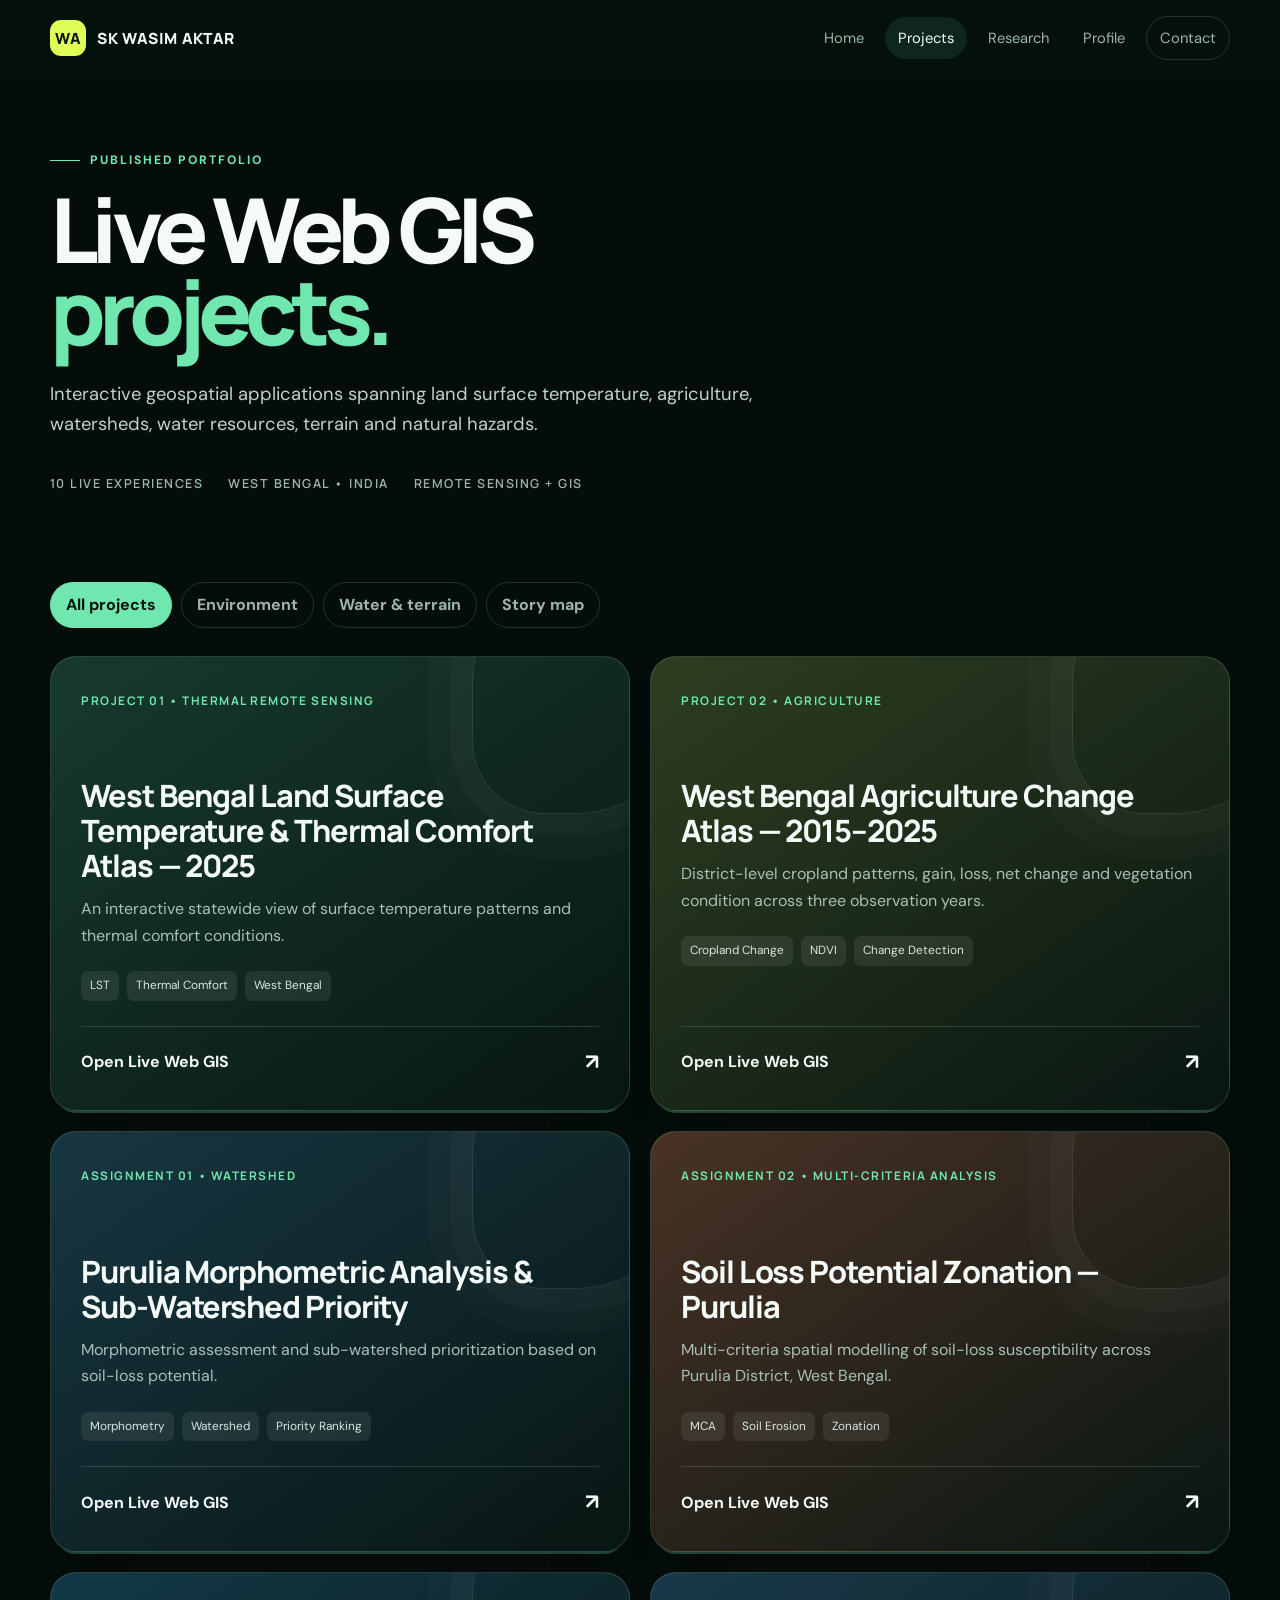
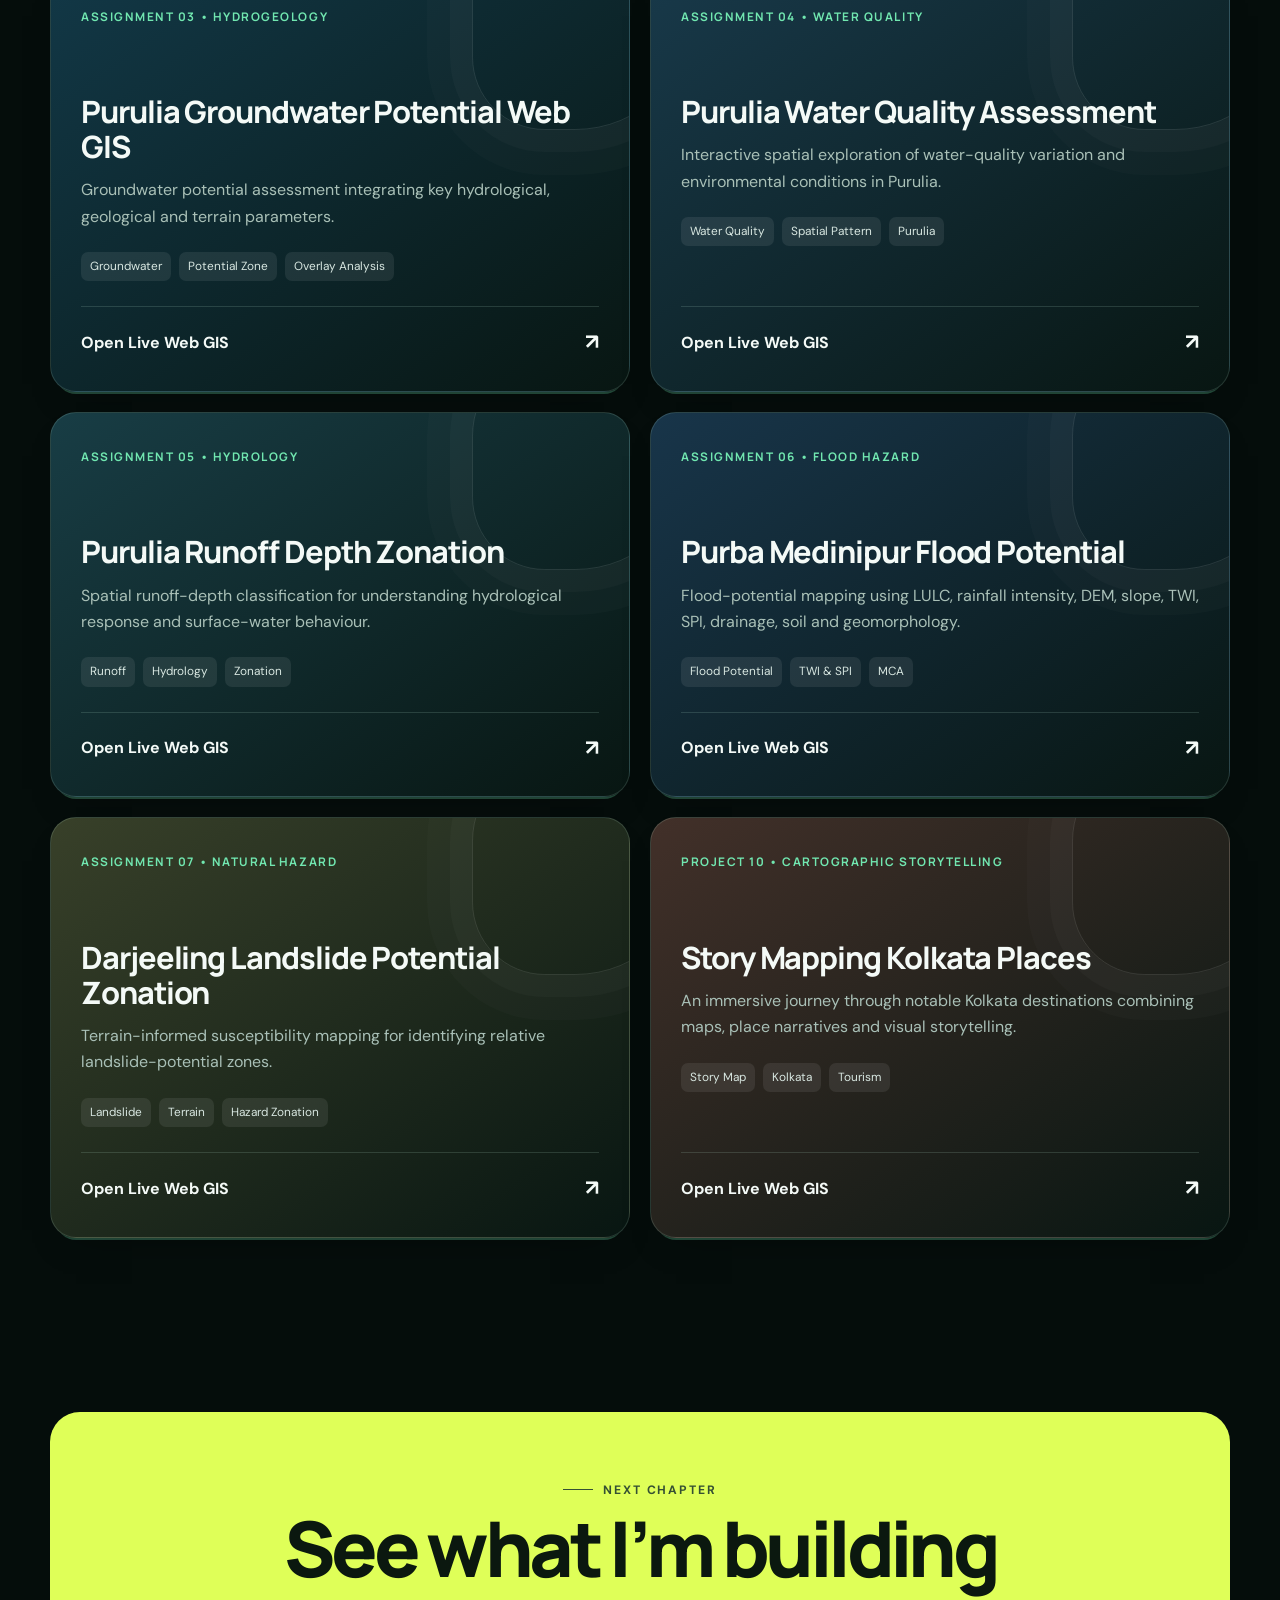
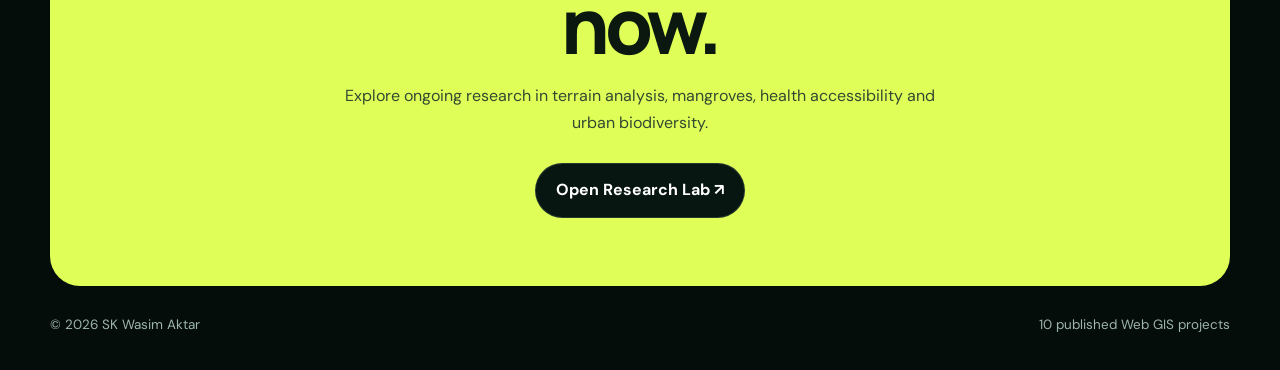
<file: projects.html>
<!doctype html><html lang="en"><head><meta charset="UTF-8"><meta name="viewport" content="width=device-width,initial-scale=1"><meta name="description" content="Live Web GIS projects by SK Wasim Aktar."><meta name="theme-color" content="#050d0b"><title>Live Projects | SK Wasim Aktar</title><link rel="preconnect" href="https://fonts.googleapis.com"><link rel="preconnect" href="https://fonts.gstatic.com" crossorigin><link href="https://fonts.googleapis.com/css2?family=DM+Sans:wght@400;500;600;700&family=Manrope:wght@500;600;700;800&display=swap" rel="stylesheet"><link rel="stylesheet" href="styles.css"><link rel="stylesheet" href="performance.css"></head>
<body><div class="topo"></div><div class="noise"></div><div class="transition-screen"></div>
<nav><div class="wrap nav-inner"><a class="brand" href="index.html" data-transition><span class="brand-mark">WA</span> SK WASIM AKTAR</a><button class="menu" aria-label="Toggle navigation">☰</button><div class="nav-links"><a href="index.html" data-transition>Home</a><a class="active" href="projects.html" data-transition>Projects</a><a href="lab.html" data-transition>Research</a><a href="about.html" data-transition>Profile</a><a class="nav-cta" href="contact.html" data-transition>Contact</a></div></div></nav>
<main><header class="page-hero"><div class="wrap"><div class="eyebrow">Published portfolio</div><h1>Live Web GIS<br><span style="color:var(--mint)">projects.</span></h1><p>Interactive geospatial applications spanning land surface temperature, agriculture, watersheds, water resources, terrain and natural hazards.</p><div class="coord-line"><span>10 LIVE EXPERIENCES</span><span>WEST BENGAL • INDIA</span><span>REMOTE SENSING + GIS</span></div></div></header>
<section style="padding-top:35px"><div class="wrap"><div class="filters reveal"><button class="filter active" data-filter="all">All projects</button><button class="filter" data-filter="environment">Environment</button><button class="filter" data-filter="water">Water & terrain</button><button class="filter" data-filter="story">Story map</button></div><div class="project-grid">
<a class="project reveal" data-parallax data-cat="environment" style="--tone:#173a2d" href="https://aktarwasim190-ctrl.github.io/west-bengal-lst-thermal-comfort-atlas-2025___/" target="_blank" rel="noopener"><div><span class="project-number">PROJECT 01 • THERMAL REMOTE SENSING</span><h3>West Bengal Land Surface Temperature & Thermal Comfort Atlas — 2025</h3><p>An interactive statewide view of surface temperature patterns and thermal comfort conditions.</p><div class="tags"><span class="tag">LST</span><span class="tag">Thermal Comfort</span><span class="tag">West Bengal</span></div></div><div class="project-link"><span>Open Live Web GIS</span><span>↗</span></div></a>
<a class="project reveal" data-parallax data-cat="environment" style="--tone:#2d3e20" href="https://aktarwasim190-ctrl.github.io/West-Bengal-Agriculture-Change-Atlas-2015-2025-.-/" target="_blank" rel="noopener"><div><span class="project-number">PROJECT 02 • AGRICULTURE</span><h3>West Bengal Agriculture Change Atlas — 2015–2025</h3><p>District-level cropland patterns, gain, loss, net change and vegetation condition across three observation years.</p><div class="tags"><span class="tag">Cropland Change</span><span class="tag">NDVI</span><span class="tag">Change Detection</span></div></div><div class="project-link"><span>Open Live Web GIS</span><span>↗</span></div></a>
<a class="project reveal" data-parallax data-cat="water" style="--tone:#173642" href="https://aktarwasim190-ctrl.github.io/Purulia-Morphometric-Analysis-Watershed-Priority-Web-GIS/" target="_blank" rel="noopener"><div><span class="project-number">ASSIGNMENT 01 • WATERSHED</span><h3>Purulia Morphometric Analysis & Sub-Watershed Priority</h3><p>Morphometric assessment and sub-watershed prioritization based on soil-loss potential.</p><div class="tags"><span class="tag">Morphometry</span><span class="tag">Watershed</span><span class="tag">Priority Ranking</span></div></div><div class="project-link"><span>Open Live Web GIS</span><span>↗</span></div></a>
<a class="project reveal" data-parallax data-cat="environment" style="--tone:#493225" href="https://aktarwasim190-ctrl.github.io/Soil-Loss-Potential-Zonation-Using-Multiple-Criteria-Analysis/" target="_blank" rel="noopener"><div><span class="project-number">ASSIGNMENT 02 • MULTI-CRITERIA ANALYSIS</span><h3>Soil Loss Potential Zonation — Purulia</h3><p>Multi-criteria spatial modelling of soil-loss susceptibility across Purulia District, West Bengal.</p><div class="tags"><span class="tag">MCA</span><span class="tag">Soil Erosion</span><span class="tag">Zonation</span></div></div><div class="project-link"><span>Open Live Web GIS</span><span>↗</span></div></a>
<a class="project reveal" data-parallax data-cat="water" style="--tone:#123847" href="https://aktarwasim190-ctrl.github.io/Purulia-Groundwater-Potential/" target="_blank" rel="noopener"><div><span class="project-number">ASSIGNMENT 03 • HYDROGEOLOGY</span><h3>Purulia Groundwater Potential Web GIS</h3><p>Groundwater potential assessment integrating key hydrological, geological and terrain parameters.</p><div class="tags"><span class="tag">Groundwater</span><span class="tag">Potential Zone</span><span class="tag">Overlay Analysis</span></div></div><div class="project-link"><span>Open Live Web GIS</span><span>↗</span></div></a>
<a class="project reveal" data-parallax data-cat="water" style="--tone:#18394a" href="https://aktarwasim190-ctrl.github.io/Purulia_Water_Quality_/" target="_blank" rel="noopener"><div><span class="project-number">ASSIGNMENT 04 • WATER QUALITY</span><h3>Purulia Water Quality Assessment</h3><p>Interactive spatial exploration of water-quality variation and environmental conditions in Purulia.</p><div class="tags"><span class="tag">Water Quality</span><span class="tag">Spatial Pattern</span><span class="tag">Purulia</span></div></div><div class="project-link"><span>Open Live Web GIS</span><span>↗</span></div></a>
<a class="project reveal" data-parallax data-cat="water" style="--tone:#183d45" href="https://aktarwasim190-ctrl.github.io/Purulia-Runoff-Depth-Zonation-/" target="_blank" rel="noopener"><div><span class="project-number">ASSIGNMENT 05 • HYDROLOGY</span><h3>Purulia Runoff Depth Zonation</h3><p>Spatial runoff-depth classification for understanding hydrological response and surface-water behaviour.</p><div class="tags"><span class="tag">Runoff</span><span class="tag">Hydrology</span><span class="tag">Zonation</span></div></div><div class="project-link"><span>Open Live Web GIS</span><span>↗</span></div></a>
<a class="project reveal" data-parallax data-cat="water" style="--tone:#18354a" href="https://aktarwasim190-ctrl.github.io/Purba-Medinipur-Flood-Potential/" target="_blank" rel="noopener"><div><span class="project-number">ASSIGNMENT 06 • FLOOD HAZARD</span><h3>Purba Medinipur Flood Potential</h3><p>Flood-potential mapping using LULC, rainfall intensity, DEM, slope, TWI, SPI, drainage, soil and geomorphology.</p><div class="tags"><span class="tag">Flood Potential</span><span class="tag">TWI & SPI</span><span class="tag">MCA</span></div></div><div class="project-link"><span>Open Live Web GIS</span><span>↗</span></div></a>
<a class="project reveal" data-parallax data-cat="environment" style="--tone:#384029" href="https://aktarwasim190-ctrl.github.io/Darjeeling-Landslide-Potential-Zonation/" target="_blank" rel="noopener"><div><span class="project-number">ASSIGNMENT 07 • NATURAL HAZARD</span><h3>Darjeeling Landslide Potential Zonation</h3><p>Terrain-informed susceptibility mapping for identifying relative landslide-potential zones.</p><div class="tags"><span class="tag">Landslide</span><span class="tag">Terrain</span><span class="tag">Hazard Zonation</span></div></div><div class="project-link"><span>Open Live Web GIS</span><span>↗</span></div></a>
<a class="project reveal" data-parallax data-cat="story" style="--tone:#423029" href="https://aktarwasim190-ctrl.github.io/STORY-MAPPING-KOLKATA-PLACES-/" target="_blank" rel="noopener"><div><span class="project-number">PROJECT 10 • CARTOGRAPHIC STORYTELLING</span><h3>Story Mapping Kolkata Places</h3><p>An immersive journey through notable Kolkata destinations combining maps, place narratives and visual storytelling.</p><div class="tags"><span class="tag">Story Map</span><span class="tag">Kolkata</span><span class="tag">Tourism</span></div></div><div class="project-link"><span>Open Live Web GIS</span><span>↗</span></div></a>
</div></div></section></main>
<footer><div class="wrap"><div class="footer-card reveal"><div class="eyebrow" style="justify-content:center;color:#355033">Next chapter</div><h2>See what I’m building now.</h2><p>Explore ongoing research in terrain analysis, mangroves, health accessibility and urban biodiversity.</p><a class="btn" href="lab.html" data-transition>Open Research Lab ↗</a></div><div class="footer-bottom"><span>© <span data-year></span> SK Wasim Aktar</span><span>10 published Web GIS projects</span></div></div></footer><script src="app.js"></script></body></html>
</file>
<file: styles.css>
:root{--ink:#050d0b;--ink2:#091713;--panel:#0d211b;--panel2:#112b23;--text:#f4faf7;--muted:#9db5ab;--mint:#71e7b0;--acid:#dfff58;--blue:#55b7ff;--orange:#ff9e5e;--line:rgba(187,231,210,.16);--shadow:0 26px 80px rgba(0,0,0,.38);--sans:"DM Sans",system-ui,sans-serif;--display:"Manrope",system-ui,sans-serif}
*{box-sizing:border-box}html{scroll-behavior:smooth;background:var(--ink)}body{margin:0;color:var(--text);font:16px/1.65 var(--sans);background:var(--ink);overflow-x:hidden}body:before{content:"";position:fixed;inset:0;pointer-events:none;z-index:-3;background:radial-gradient(circle at 13% 8%,rgba(113,231,176,.13),transparent 27%),radial-gradient(circle at 86% 38%,rgba(85,183,255,.09),transparent 24%),linear-gradient(180deg,#06110e,#050d0b)}body:after{content:"";position:fixed;inset:0;pointer-events:none;z-index:-2;opacity:.14;background-image:linear-gradient(rgba(113,231,176,.12) 1px,transparent 1px),linear-gradient(90deg,rgba(113,231,176,.12) 1px,transparent 1px);background-size:64px 64px;mask-image:linear-gradient(to bottom,rgba(0,0,0,.8),transparent 72%)}
a{color:inherit;text-decoration:none}button{font:inherit}.wrap{width:min(1180px,calc(100% - 40px));margin:auto}.topo{position:fixed;inset:-8%;z-index:-1;opacity:.13;pointer-events:none;background:repeating-radial-gradient(ellipse at 78% 18%,transparent 0 31px,rgba(113,231,176,.75) 32px 33px,transparent 34px 48px),linear-gradient(115deg,transparent 0 48%,rgba(85,183,255,.12) 49%,transparent 50% 100%);animation:mapDrift 22s ease-in-out infinite alternate}.topo:before{content:"";position:absolute;width:420px;height:420px;left:7%;top:23%;border:1px solid rgba(113,231,176,.15);border-radius:50%;box-shadow:0 0 0 42px rgba(113,231,176,.025),0 0 0 84px rgba(85,183,255,.018)}.topo:after{content:"82°E   86°E   90°E";position:absolute;right:9%;top:13%;color:rgba(187,231,210,.33);font:600 .65rem var(--display);letter-spacing:.2em}.noise{position:fixed;inset:0;pointer-events:none;z-index:100;opacity:.023;background-image:url("data:image/svg+xml,%3Csvg viewBox='0 0 180 180' xmlns='http://www.w3.org/2000/svg'%3E%3Cfilter id='n'%3E%3CfeTurbulence type='fractalNoise' baseFrequency='.85' numOctaves='3' stitchTiles='stitch'/%3E%3C/filter%3E%3Crect width='100%25' height='100%25' filter='url(%23n)' opacity='.6'/%3E%3C/svg%3E")}@keyframes mapDrift{to{transform:translate3d(12px,-10px,0) scale(1.018)}}
.transition-screen{position:fixed;inset:0;z-index:200;pointer-events:none;opacity:0;background:rgba(3,10,8,.88);backdrop-filter:blur(4px);transition:opacity .14s ease;display:grid;place-items:center;color:var(--mint);font:700 .68rem var(--display);letter-spacing:.18em;text-transform:uppercase}.transition-screen:before{content:"";position:absolute;left:0;right:0;top:50%;height:1px;background:linear-gradient(90deg,transparent,var(--mint),var(--blue),transparent);box-shadow:0 0 20px rgba(113,231,176,.5);transform:scaleX(0);transform-origin:left;transition:transform .18s cubic-bezier(.65,0,.35,1)}.transition-screen:after{content:"Spatial view";transform:translateY(20px);opacity:0;transition:opacity .1s ease}.leaving .transition-screen{opacity:1}.leaving .transition-screen:before{transform:scaleX(1)}.leaving .transition-screen:after{opacity:.65}body{animation:pageIn .28s cubic-bezier(.22,1,.36,1) both}@keyframes pageIn{from{opacity:.35;transform:translateY(3px)}to{opacity:1;transform:none}}
nav{position:fixed;inset:0 0 auto;z-index:80;background:rgba(5,13,11,.78);backdrop-filter:blur(18px);border-bottom:1px solid transparent;transition:.3s}nav.scrolled{border-color:var(--line)}.nav-inner{height:76px;display:flex;align-items:center;justify-content:space-between}.brand{display:flex;align-items:center;gap:11px;font:800 .96rem var(--display);letter-spacing:.05em}.brand-mark{display:grid;place-items:center;width:36px;height:36px;border-radius:11px;background:var(--acid);color:#0b150e}.nav-links{display:flex;align-items:center;gap:8px}.nav-links a{padding:9px 13px;border-radius:999px;color:var(--muted);font-size:.92rem;transition:.25s}.nav-links a:hover,.nav-links a.active{background:rgba(113,231,176,.1);color:var(--text)}.nav-cta{border:1px solid var(--line)!important}.menu{display:none;border:0;background:none;color:white;font-size:1.5rem;cursor:pointer}
.eyebrow{display:flex;align-items:center;gap:10px;color:var(--mint);font-weight:700;font-size:.76rem;letter-spacing:.16em;text-transform:uppercase}.eyebrow:before{content:"";width:30px;height:1px;background:currentColor}.hero{min-height:100svh;padding:126px 0 70px;display:grid;align-items:center}.hero-grid{display:grid;grid-template-columns:1.16fr .84fr;gap:75px;align-items:center}.hero h1,.page-hero h1{font:800 clamp(3.4rem,8vw,7.7rem)/.92 var(--display);letter-spacing:-.075em;margin:18px 0 26px}.hero h1 em{font-style:normal;color:var(--mint)}.lead{max-width:690px;color:#c4d8cf;font-size:clamp(1.05rem,1.8vw,1.3rem)}.actions{display:flex;gap:13px;flex-wrap:wrap;margin-top:34px}.btn{display:inline-flex;align-items:center;gap:11px;padding:13px 20px;border-radius:999px;border:1px solid var(--line);font-weight:700;transition:.28s}.btn.primary{background:var(--acid);border-color:var(--acid);color:#0b150e}.btn:hover{transform:translateY(-3px);box-shadow:0 14px 38px rgba(113,231,176,.13)}.hero-stats{display:grid;grid-template-columns:repeat(3,1fr);gap:10px;margin-top:46px}.stat{border-left:1px solid var(--line);padding-left:16px;color:var(--muted);font-size:.82rem}.stat b{display:block;font:700 1.35rem var(--display);color:var(--text)}
.portrait-shell{position:relative;max-width:405px;margin-left:auto}.portrait-shell:before,.portrait-shell:after{content:"";position:absolute;inset:-19px;border:1px solid rgba(113,231,176,.25);border-radius:220px 220px 28px 28px;transform:rotate(3deg)}.portrait-shell:after{inset:-37px 9px 15px -8px;transform:rotate(-3deg);opacity:.45}.portrait{display:block;position:relative;z-index:1;width:100%;aspect-ratio:.76;object-fit:cover;object-position:center 20%;border-radius:210px 210px 25px 25px;box-shadow:var(--shadow);filter:saturate(.88) contrast(1.05)}.portrait-label{position:absolute;z-index:2;right:-25px;bottom:38px;background:#f4faf7;color:#0a1b13;border-radius:15px;padding:12px 16px;font-weight:700;font-size:.84rem;box-shadow:var(--shadow)}.portrait-label i,.status-dot{display:inline-block;width:8px;height:8px;border-radius:50%;background:#12b76a;margin-right:7px;box-shadow:0 0 0 5px rgba(18,183,106,.14)}
section{padding:96px 0}.section-head{display:flex;justify-content:space-between;gap:35px;align-items:end;margin-bottom:40px}.section-head h2{font:800 clamp(2.2rem,5vw,4.5rem)/1 var(--display);letter-spacing:-.055em;margin:11px 0 0}.section-head p{max-width:520px;color:var(--muted);margin:0}.kicker{color:var(--acid)}
.featured-grid{display:grid;grid-template-columns:1.2fr .8fr;grid-template-rows:repeat(2,290px);gap:18px}.feature{position:relative;overflow:hidden;border:1px solid var(--line);border-radius:27px;padding:30px;background:linear-gradient(140deg,var(--tone,#153c30),#091612);transition:.4s;display:flex;flex-direction:column;justify-content:space-between}.feature:first-child{grid-row:1/3}.feature:hover{transform:translateY(-6px);border-color:rgba(113,231,176,.45);box-shadow:var(--shadow)}.feature:before{content:"";position:absolute;inset:auto -70px -80px auto;width:250px;height:250px;border-radius:42% 58% 63% 37%;border:1px solid rgba(255,255,255,.13);box-shadow:0 0 0 24px rgba(255,255,255,.025),0 0 0 50px rgba(255,255,255,.018);transition:.7s}.feature:hover:before{transform:rotate(18deg) scale(1.1)}.feature-meta{position:relative;z-index:1;color:var(--mint);font-size:.73rem;font-weight:700;letter-spacing:.13em}.feature h3{position:relative;z-index:1;font:750 clamp(1.45rem,3vw,2.7rem)/1.12 var(--display);letter-spacing:-.04em;margin:15px 0 10px;max-width:650px}.feature p{position:relative;z-index:1;color:#aec5bb;margin:0;max-width:560px}.feature-arrow{position:relative;z-index:1;align-self:flex-end;width:48px;height:48px;border-radius:50%;display:grid;place-items:center;background:rgba(255,255,255,.09);font-size:1.3rem}
.page-hero{padding:150px 0 55px}.page-hero h1{font-size:clamp(3.1rem,7vw,6.5rem);max-width:1000px}.page-hero p{max-width:720px;color:#bfd3ca;font-size:1.15rem}.coord-line{display:flex;gap:25px;flex-wrap:wrap;color:var(--muted);font:600 .78rem var(--display);letter-spacing:.12em;margin-top:35px}
.filters{display:flex;gap:9px;flex-wrap:wrap;margin-bottom:28px}.filter{background:transparent;color:var(--muted);border:1px solid var(--line);border-radius:999px;padding:9px 15px;font-weight:700;cursor:pointer}.filter.active,.filter:hover{background:var(--mint);color:#06100d;border-color:var(--mint)}
.project-grid{display:grid;grid-template-columns:repeat(2,1fr);gap:20px}.project{position:relative;min-height:355px;padding:30px;border-radius:26px;border:1px solid var(--line);overflow:hidden;display:flex;flex-direction:column;justify-content:space-between;background:linear-gradient(145deg,var(--tone,#14362c),#081612);transition:.38s}.project:hover{transform:translateY(-7px);border-color:rgba(113,231,176,.5);box-shadow:var(--shadow)}.project:after{content:"";position:absolute;width:220px;height:220px;border:1px solid rgba(255,255,255,.11);border-radius:46% 54% 62% 38%;right:-65px;top:-65px;box-shadow:0 0 0 22px rgba(255,255,255,.022),0 0 0 45px rgba(255,255,255,.016);transition:.7s}.project:hover:after{transform:rotate(20deg) scale(1.08)}.project-number{font:700 .74rem var(--display);letter-spacing:.13em;color:var(--mint)}.project h3{font:750 clamp(1.35rem,2.4vw,2rem)/1.14 var(--display);letter-spacing:-.035em;max-width:520px;margin:65px 0 13px}.project p{color:#a9c0b7;max-width:540px;margin:0 0 22px}.tags{display:flex;gap:8px;flex-wrap:wrap}.tag{font-size:.74rem;padding:5px 9px;border-radius:7px;background:rgba(255,255,255,.08);color:#d8e7e1}.project-link{display:flex;justify-content:space-between;align-items:center;border-top:1px solid var(--line);padding-top:18px;margin-top:25px;font-weight:700}.project-link span:last-child{font-size:1.35rem;transition:.25s}.project:hover .project-link span:last-child{transform:translate(4px,-4px)}
.lab-grid{display:grid;grid-template-columns:repeat(12,1fr);gap:20px}.lab-card{grid-column:span 4;border:1px solid var(--line);border-radius:25px;overflow:hidden;background:var(--panel);transition:.38s;min-height:420px;display:flex;flex-direction:column}.lab-card.wide{grid-column:span 6}.lab-card:hover{transform:translateY(-6px);border-color:rgba(113,231,176,.42);box-shadow:var(--shadow)}.lab-media{height:225px;overflow:hidden;position:relative;background:#11251e}.lab-media img{width:100%;height:100%;object-fit:cover;object-position:center 30%;transition:.65s}.lab-card:hover img{transform:scale(1.045)}.lab-media:after{content:"";position:absolute;inset:0;background:linear-gradient(180deg,transparent 45%,rgba(5,13,11,.8))}.lab-body{padding:24px;display:flex;flex-direction:column;flex:1}.status{display:flex;align-items:center;justify-content:space-between;color:var(--mint);font-weight:700;font-size:.75rem;letter-spacing:.1em;text-transform:uppercase}.progress{height:3px;background:rgba(255,255,255,.08);border-radius:4px;margin:14px 0 18px;overflow:hidden}.progress i{display:block;height:100%;width:var(--p,45%);background:linear-gradient(90deg,var(--mint),var(--acid));border-radius:4px}.lab-body h3{font:750 1.45rem/1.15 var(--display);letter-spacing:-.03em;margin:0 0 10px}.lab-body p{color:var(--muted);margin:0 0 20px;font-size:.93rem}.lab-action{margin-top:auto;color:#e2efe9;font-weight:700}.placeholder-visual{display:grid;place-items:center;height:225px;position:relative;overflow:hidden;background:radial-gradient(circle at 40% 45%,var(--glow,rgba(113,231,176,.25)),transparent 22%),repeating-radial-gradient(ellipse at 45% 50%,transparent 0 15px,rgba(255,255,255,.13) 16px 17px,transparent 18px 26px),linear-gradient(145deg,#173a30,#091612)}.placeholder-visual b{font:800 2rem var(--display);letter-spacing:-.04em;color:rgba(255,255,255,.9)}
.about-grid{display:grid;grid-template-columns:.9fr 1.1fr;gap:22px}.panel{background:linear-gradient(145deg,rgba(16,40,32,.94),rgba(8,25,20,.94));border:1px solid var(--line);border-radius:25px;padding:32px}.panel h3{font:750 1.25rem var(--display);margin:0 0 20px}.edu{display:grid;grid-template-columns:52px 1fr;gap:14px;padding:19px 0;border-top:1px solid var(--line)}.edu:first-of-type{border-top:0}.edu .year{color:var(--mint);font-weight:800;font-size:.8rem}.edu strong{display:block}.edu span{color:var(--muted);font-size:.92rem}.skills{display:flex;flex-wrap:wrap;gap:10px}.chip{border:1px solid var(--line);background:rgba(113,231,176,.06);border-radius:999px;padding:9px 14px;color:#dcebe5;font-size:.9rem}.workflow{display:grid;grid-template-columns:repeat(4,1fr);gap:1px;border:1px solid var(--line);border-radius:22px;overflow:hidden;background:var(--line)}.step{padding:28px;background:var(--panel)}.step-no{color:var(--acid);font-weight:800;font-size:.73rem}.step b{display:block;font:700 1.05rem var(--display);margin:12px 0 7px}.step p{margin:0;color:var(--muted);font-size:.9rem}
.marquee{border-block:1px solid var(--line);overflow:hidden;white-space:nowrap;padding:16px 0;color:#bdd1c8}.marquee-track{display:inline-block;animation:marquee 26s linear infinite;font:650 .85rem var(--display);letter-spacing:.13em}.marquee span{color:var(--acid);margin:0 22px}@keyframes marquee{to{transform:translateX(-50%)}}
footer{padding:78px 0 34px}.footer-card{text-align:center;padding:68px 28px;border-radius:30px;background:var(--acid);color:#0b180f}.footer-card h2{font:800 clamp(2.3rem,6vw,5rem)/1 var(--display);letter-spacing:-.06em;margin:10px auto 20px;max-width:840px}.footer-card p{color:#334831;max-width:610px;margin:0 auto 27px}.footer-card .btn{background:#081611;color:#fff}.footer-bottom{display:flex;justify-content:space-between;color:var(--muted);font-size:.84rem;padding-top:28px}
.reveal{opacity:0;transform:translateY(28px);transition:opacity .75s ease,transform .75s ease}.reveal.show{opacity:1;transform:none}.modal{position:fixed;inset:0;z-index:150;display:none;place-items:center;padding:24px;background:rgba(2,7,6,.92);backdrop-filter:blur(15px)}.modal.open{display:grid;animation:fade .25s ease}.modal img{max-width:min(920px,92vw);max-height:86vh;border-radius:12px;box-shadow:var(--shadow)}.modal-close{position:absolute;right:25px;top:20px;width:44px;height:44px;border-radius:50%;border:1px solid var(--line);background:#10241e;color:white;font-size:1.4rem;cursor:pointer}@keyframes fade{from{opacity:0}}
@media(max-width:900px){.nav-links{display:none}.menu{display:block}.nav-links.open{display:flex;position:absolute;top:76px;left:20px;right:20px;flex-direction:column;align-items:stretch;padding:18px;background:#0a1b16;border:1px solid var(--line);border-radius:18px}.hero-grid{grid-template-columns:1fr;gap:65px}.portrait-shell{margin:auto;width:min(82%,405px)}.featured-grid{grid-template-columns:1fr;grid-template-rows:auto}.feature:first-child{grid-row:auto;min-height:390px}.feature{min-height:280px}.project-grid{grid-template-columns:1fr}.lab-card,.lab-card.wide{grid-column:span 6}.workflow{grid-template-columns:1fr 1fr}.about-grid{grid-template-columns:1fr}.section-head{flex-direction:column;align-items:flex-start}.page-hero h1{font-size:clamp(3rem,12vw,5.8rem)}} 
@media(max-width:560px){.wrap{width:min(100% - 26px,1180px)}section{padding:72px 0}.hero h1{font-size:clamp(3.05rem,16vw,5rem)}.hero-stats{grid-template-columns:1fr 1fr}.portrait-label{right:-7px}.project,.feature,.panel{padding:23px}.lab-card,.lab-card.wide{grid-column:1/-1}.workflow{grid-template-columns:1fr}.footer-bottom{flex-direction:column;gap:8px}.page-hero{padding-top:125px}.coord-line{gap:12px}.modal{padding:12px}} 
@media(prefers-reduced-motion:reduce){html{scroll-behavior:auto}*,*:before,*:after{animation:none!important;transition:none!important}.reveal{opacity:1;transform:none}.transition-screen{display:none}}
</file>
<file: performance.css>
/* Spatial depth through borders and small transforms; no continuous card animation. */
.noise{display:none!important}
.topo{animation:none;opacity:.12}
nav{background:rgba(5,17,13,.97);backdrop-filter:none;transition:border-color .2s ease}
.transition-screen{background:#07120e;backdrop-filter:none}
body{animation:none}
.reveal{transform:translateY(14px);transition:opacity .42s ease,transform .42s cubic-bezier(.2,.75,.2,1)}
.reveal.show{transform:none}
.feature,.project,.lab-card,.panel,.step,.contact-card{
  position:relative;isolation:isolate;
  transition:transform .28s cubic-bezier(.2,.75,.2,1),border-color .28s ease,box-shadow .28s ease;
  transform:perspective(900px) rotateX(var(--rx,0deg)) rotateY(var(--ry,0deg));
  box-shadow:0 8px 0 -6px rgba(113,231,176,.26),0 18px 36px -26px rgba(0,0,0,.6);
}
.feature:focus-visible,.project:focus-visible,.lab-card:focus-within,.contact-card:focus-visible{outline:2px solid var(--mint);outline-offset:3px}
.feature:before,.project:after,.lab-media img{transition-duration:.3s}
.lab-card:hover img{transform:scale(1.025)}
.modal{backdrop-filter:none}
.contact-grid{display:grid;grid-template-columns:repeat(3,1fr);gap:18px}
.contact-card{display:flex;flex-direction:column;min-height:220px;padding:28px;border:1px solid var(--line);border-radius:24px;background:linear-gradient(145deg,#102920,#091914)}
.contact-icon{width:46px;height:46px;display:grid;place-items:center;border-radius:14px;background:rgba(113,231,176,.1);color:var(--mint);font-size:1.2rem;margin-bottom:34px}
.contact-card small{color:var(--mint);font-weight:700;letter-spacing:.12em;text-transform:uppercase}
.contact-card strong{font:700 1.15rem/1.4 var(--display);margin-top:7px}
.contact-card span{color:var(--muted);margin-top:5px}
.collab{display:grid;grid-template-columns:1fr auto;gap:30px;align-items:center;margin-top:22px;padding:34px;border:1px solid var(--line);border-radius:26px;background:linear-gradient(135deg,rgba(85,183,255,.1),rgba(113,231,176,.09));transition:transform .28s ease,border-color .28s ease}
.collab h3{font:750 clamp(1.5rem,3vw,2.5rem)/1.1 var(--display);letter-spacing:-.04em;margin:0 0 10px}
.collab p{max-width:720px;color:#b8cdc4;margin:0}
.project[hidden]{display:none!important}
@media(hover:hover) and (pointer:fine){
  .feature:hover,.project:hover,.lab-card:hover,.panel:hover,.step:hover,.contact-card:hover{
    transform:perspective(900px) translateY(-5px) rotateX(var(--rx,0deg)) rotateY(var(--ry,0deg));
    border-color:rgba(113,231,176,.55);
    box-shadow:0 13px 0 -9px rgba(113,231,176,.35),0 24px 44px -24px rgba(0,0,0,.75);
  }
  .collab:hover{transform:translateY(-4px);border-color:rgba(113,231,176,.48)}
}
@media(max-width:900px){.contact-grid{grid-template-columns:1fr 1fr}.collab{grid-template-columns:1fr}}
@media(max-width:700px), (pointer:coarse){
  html{scroll-behavior:auto}
  body{background:#06120e}
  body:before{position:absolute;bottom:auto;height:900px;background:radial-gradient(ellipse at 20% 12%,rgba(58,143,111,.17),transparent 55%),linear-gradient(#071712,#06120e)}
  body:after{position:absolute;bottom:auto;height:950px;opacity:.08;mask-image:none;background-size:56px 56px}
  .topo{position:absolute;bottom:auto;height:1000px;inset-inline:0;opacity:.075;overflow:hidden}
  .topo:before{display:none}
  .transition-screen{display:none}
  .marquee-track{animation:none;transform:none}
  .feature,.project,.lab-card,.panel,.step,.contact-card{transform:none;box-shadow:0 9px 0 -7px rgba(113,231,176,.28),0 16px 25px -25px #000}
  .feature:hover,.project:hover,.lab-card:hover,.panel:hover,.step:hover,.contact-card:hover{transform:none;box-shadow:0 9px 0 -7px rgba(113,231,176,.28),0 16px 25px -25px #000}
  .feature:active,.project:active,.lab-card:active,.btn:active,.contact-card:active{transform:scale(.985);transition-duration:.14s}
  .feature:before,.project:after{box-shadow:none}
  .lab-card:hover img{transform:none}
  .reveal{transform:translateY(8px);transition-duration:.3s}
  .hero{min-height:auto}
}
@media(max-width:560px){.contact-grid{grid-template-columns:1fr}.feature,.project{min-height:280px}.portrait{box-shadow:0 22px 40px -25px #000}}
@media(prefers-reduced-motion:reduce){.feature,.project,.lab-card,.panel,.step,.contact-card,.collab{transform:none!important;transition:none!important}.reveal{opacity:1;transform:none}.marquee-track{animation:none}}
</file>
